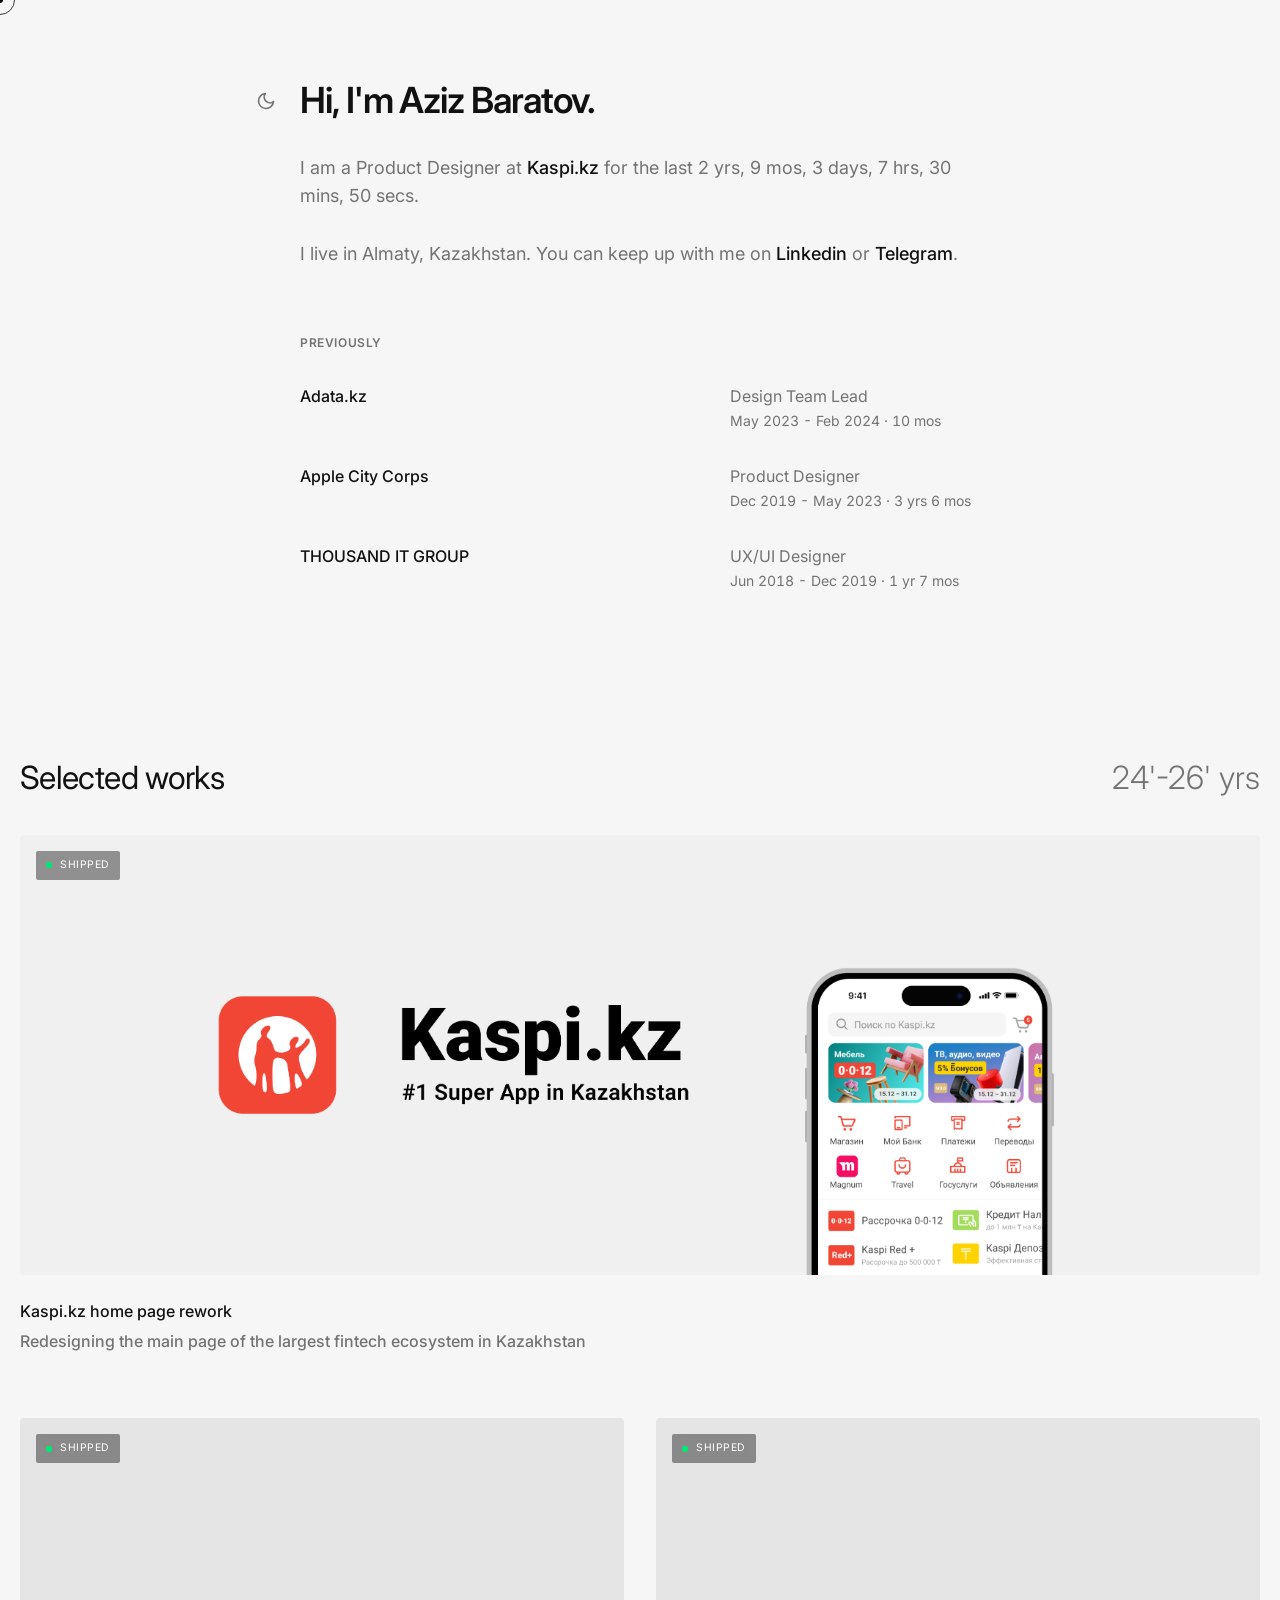
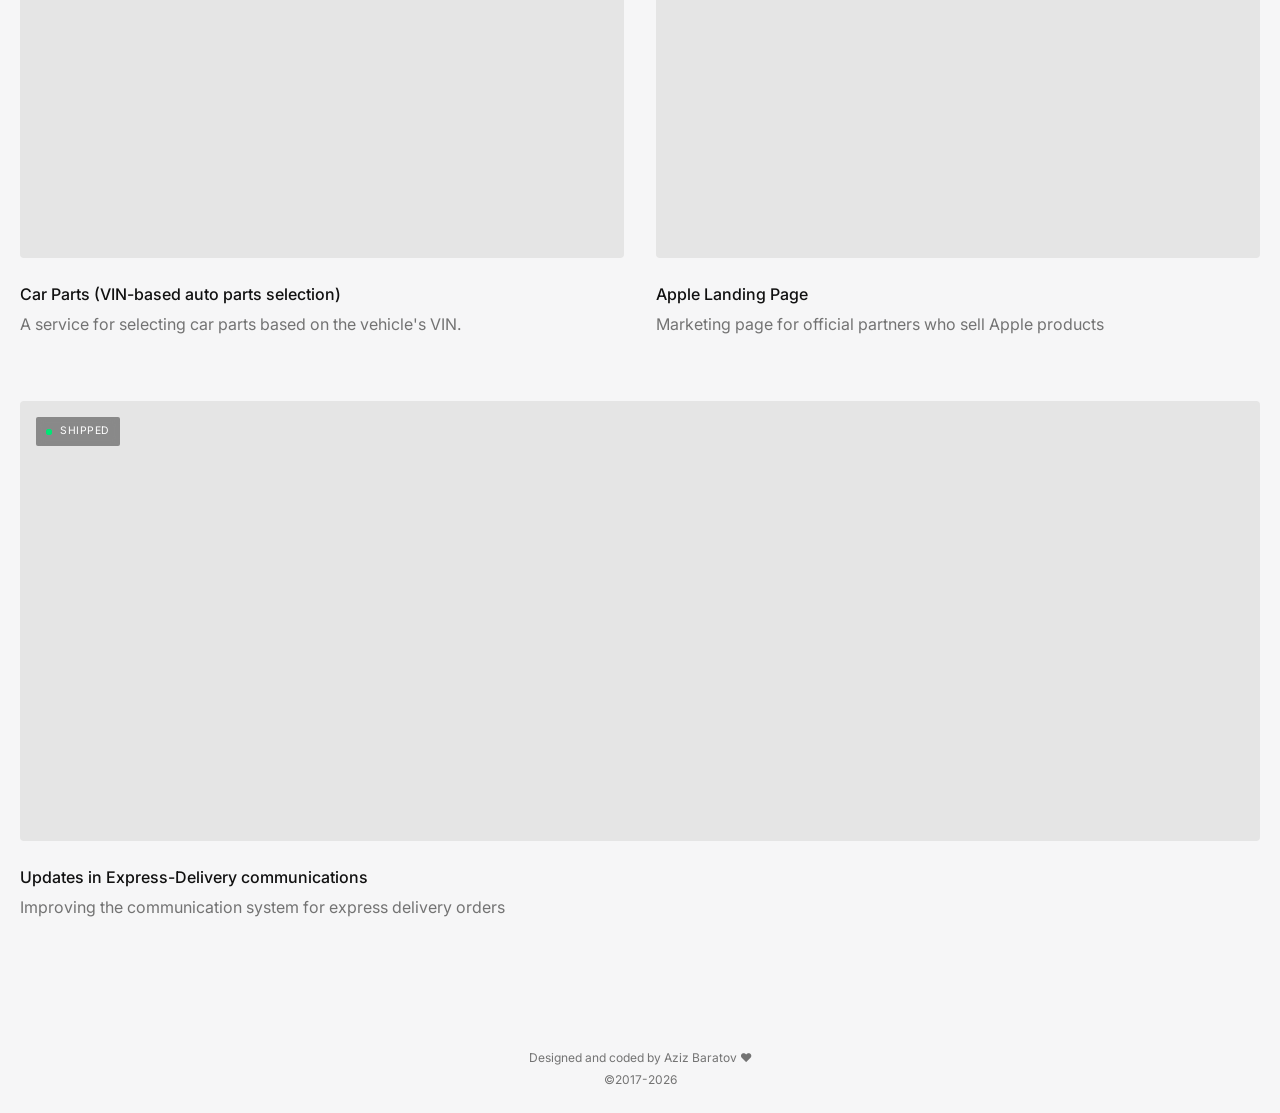
<file: index.html>
<!DOCTYPE html>
<html lang="en">

<head>
    <meta charset="UTF-8">
    <meta name="viewport" content="width=device-width, initial-scale=1.0">
    <title>Aziz Baratov</title>
    <meta name="description"
        content="Aziz Baratov - Product Designer at Kaspi.kz. Previously at Adata.kz, Apple City Corps, and Thousand IT GROUP.">
    <link rel="preconnect" href="https://fonts.googleapis.com">
    <link rel="preconnect" href="https://fonts.gstatic.com" crossorigin>
    <link href="https://fonts.googleapis.com/css2?family=Inter:wght@400;500;600&display=swap" rel="stylesheet">
    <link rel="stylesheet" href="internal/css/styles.css">
    <link rel="icon" type="image/png" href="internal/images/favicon.png">
</head>

<body>
    <main class="container">
        <section class="hero">
            <div class="title-wrapper">
                <button class="theme-toggle" id="theme-toggle" aria-label="Toggle dark mode">
                    <svg width="20" height="20" viewBox="0 0 24 24" fill="none" stroke="currentColor" stroke-width="2"
                        stroke-linecap="round" stroke-linejoin="round">
                        <circle cx="12" cy="12" r="5"></circle>
                        <line x1="12" y1="1" x2="12" y2="3"></line>
                        <line x1="12" y1="21" x2="12" y2="23"></line>
                        <line x1="4.22" y1="4.22" x2="5.64" y2="5.64"></line>
                        <line x1="18.36" y1="18.36" x2="19.78" y2="19.78"></line>
                        <line x1="1" y1="12" x2="3" y2="12"></line>
                        <line x1="21" y1="12" x2="23" y2="12"></line>
                        <line x1="4.22" y1="19.78" x2="5.64" y2="18.36"></line>
                        <line x1="18.36" y1="5.64" x2="19.78" y2="4.22"></line>
                    </svg>
                </button>
                <h1>Hi, I'm Aziz Baratov.</h1>
            </div>
            <p class="intro">
                I am a Product Designer at <a href="https://kaspi.kz/" target="_blank"
                    rel="noopener noreferrer">Kaspi.kz</a> for the last <span id="tenure"></span>.
                <br><br>
                I live in Almaty, Kazakhstan. You can keep up with me on <a
                    href="https://www.linkedin.com/in/aziz-baratov-8306a5150/" target="_blank"
                    rel="noopener noreferrer">Linkedin</a> or <a href="https://t.me/azekelele" target="_blank"
                    rel="noopener noreferrer">Telegram</a>.
            </p>
        </section>


        <section class="experience">
            <h2>PREVIOUSLY</h2>

            <div class="job-item">
                <h3><a href="https://adata.kz/" target="_blank" rel="noopener noreferrer">Adata.kz</a></h3>
                <div class="job-details">
                    <span class="role">Design Team Lead</span>
                    <span class="date">May 2023 - Feb 2024 · 10 mos</span>
                </div>
            </div>

            <div class="job-item">
                <h3><a href="https://www.applecity.kz/" target="_blank" rel="noopener noreferrer">Apple City Corps</a>
                </h3>
                <div class="job-details">
                    <span class="role">Product Designer</span>
                    <span class="date">Dec 2019 - May 2023 · 3 yrs 6 mos</span>
                </div>
            </div>

            <div class="job-item">
                <h3><a href="https://thousand.kz/" target="_blank" rel="noopener noreferrer">THOUSAND IT GROUP</a></h3>
                <div class="job-details">
                    <span class="role">UX/UI Designer</span>
                    <span class="date">Jun 2018 - Dec 2019 · 1 yr 7 mos</span>
                </div>
            </div>
        </section>
    </main>

    <section class="selected-works full-width">
        <div class="section-header">
            <h2>Selected works</h2>
            <span class="section-date">24'-26' yrs</span>
        </div>

        <a href="internal/pages/kaspi-rework.html" class="work-item featured">
            <div class="work-placeholder">
                <img src="internal/images/kaspi-preview.png" alt="Kaspi.kz project preview">
                <div class="status-badge">
                    <span class="dot"></span>
                    <span class="label">SHIPPED</span>
                </div>
            </div>
            <div class="work-info">
                <h3>Kaspi.kz home page rework</h3>
                <p>Redesigning the main page of the largest fintech ecosystem in Kazakhstan</p>
            </div>
        </a>

        <div class="works-grid">
            <div class="work-item">
                <div class="work-placeholder">
                    <div class="status-badge">
                        <span class="dot"></span>
                        <span class="label">SHIPPED</span>
                    </div>
                </div>
                <div class="work-info">
                    <h3>Car Parts (VIN-based auto parts selection)</h3>
                    <p>A service for selecting car parts based on the vehicle's VIN.</p>
                </div>
            </div>

            <div class="work-item">
                <div class="work-placeholder">
                    <div class="status-badge">
                        <span class="dot"></span>
                        <span class="label">SHIPPED</span>
                    </div>
                </div>
                <div class="work-info">
                    <h3>Apple Landing Page</h3>
                    <p>Marketing page for official partners who sell Apple products</p>
                </div>
            </div>
        </div>

        <div class="work-item featured">
            <div class="work-placeholder">
                <div class="status-badge">
                    <span class="dot"></span>
                    <span class="label">SHIPPED</span>
                </div>
            </div>
            <div class="work-info">
                <h3>Updates in Express-Delivery communications</h3>
                <p>Improving the communication system for express delivery orders</p>
            </div>
        </div>
    </section>
    <footer class="site-footer">
        <p>Designed and coded by Aziz Baratov ♥️</p>
        <p>&copy;2017-2026</p>
    </footer>

    <div class="cursor-dot" id="cursor-dot"></div>
    <div class="cursor-outline" id="cursor-outline"></div>
    <script src="internal/js/script.js"></script>
</body>

</html>
</file>
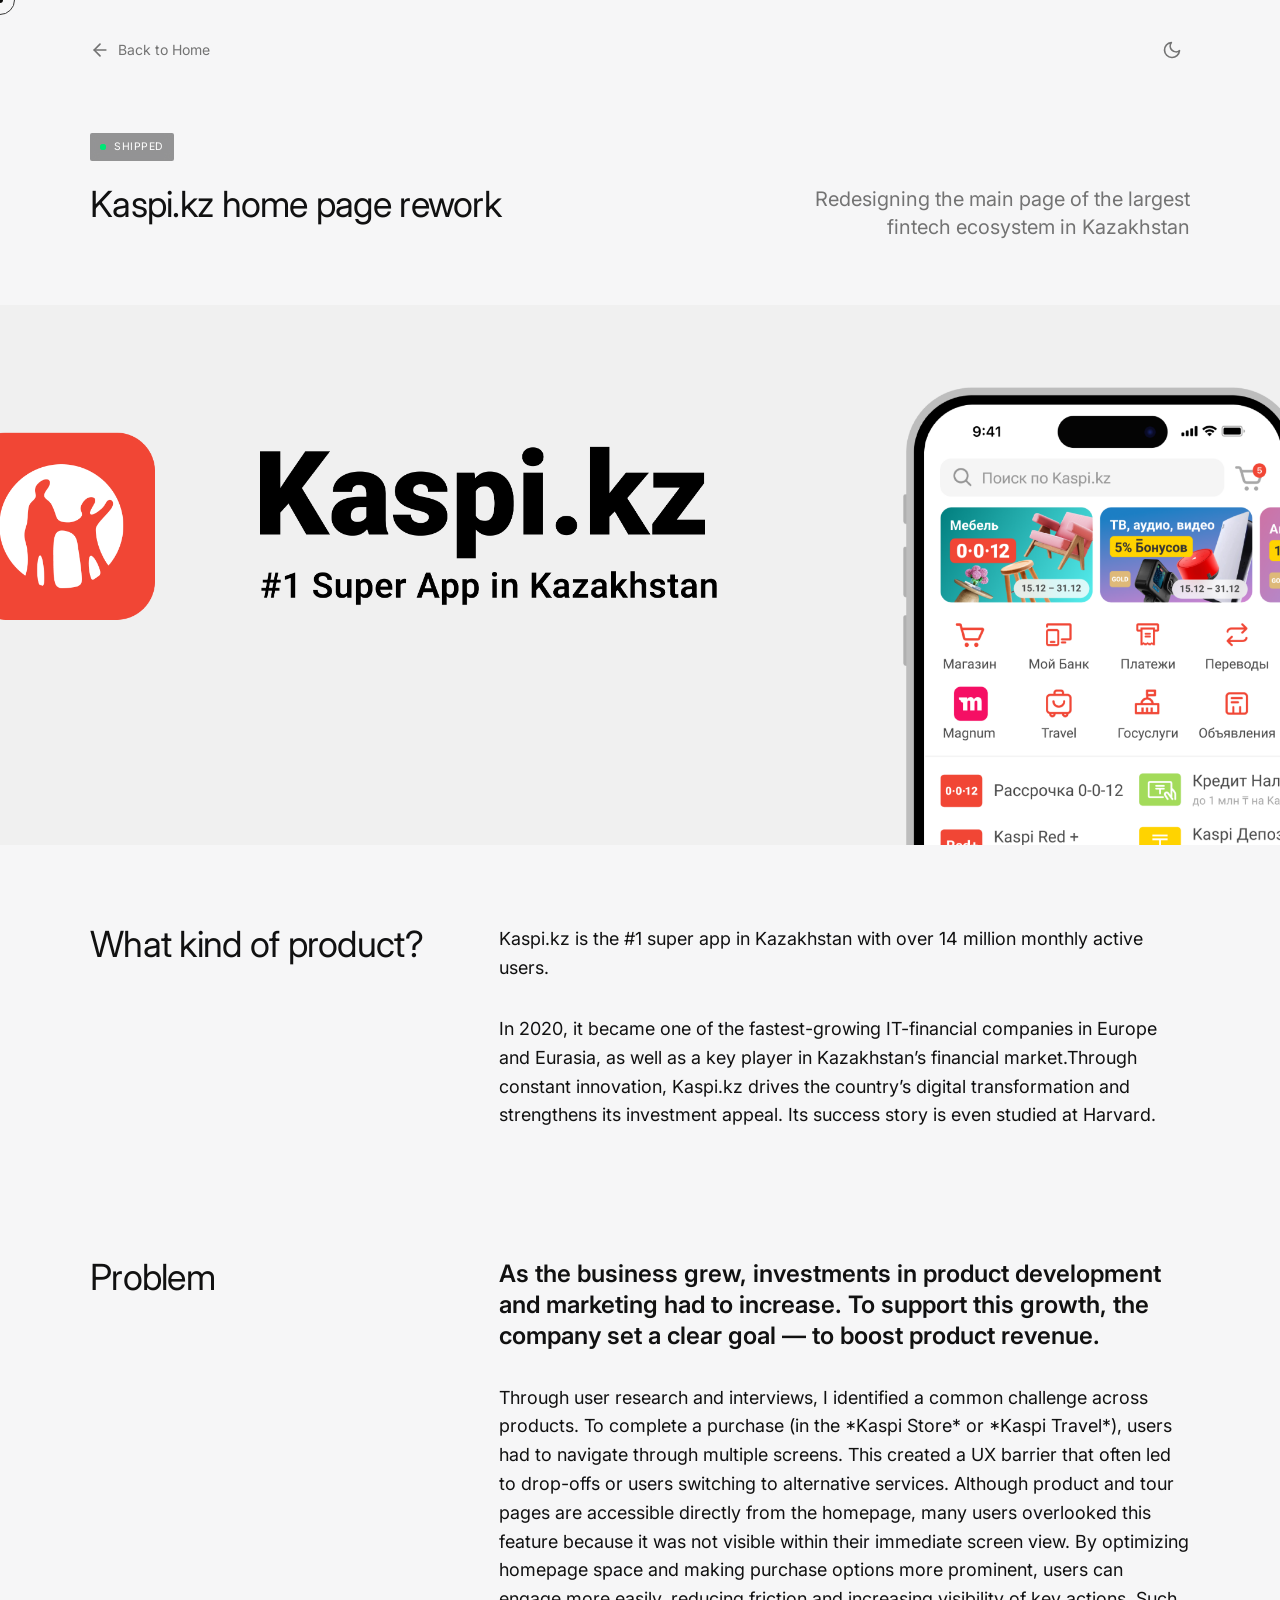
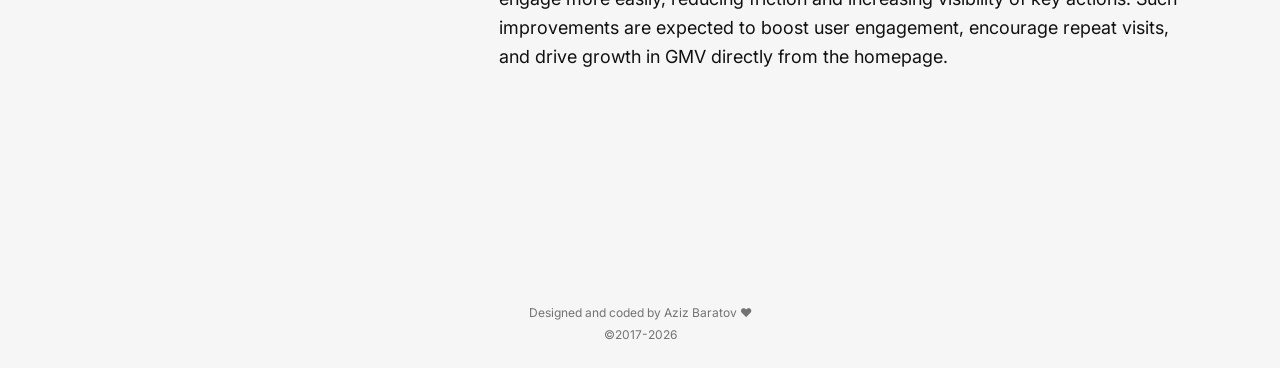
<file: kaspi-rework.html>
<!DOCTYPE html>
<html lang="en">

<head>
    <meta charset="UTF-8">
    <meta name="viewport" content="width=device-width, initial-scale=1.0">
    <title>Kaspi.kz Home Page Rework - Aziz Baratov</title>
    <meta name="description" content="Redesigning the main page of the largest fintech ecosystem in Kazakhstan.">
    <link rel="preconnect" href="https://fonts.googleapis.com">
    <link rel="preconnect" href="https://fonts.gstatic.com" crossorigin>
    <link href="https://fonts.googleapis.com/css2?family=Inter:wght@400;500;600&display=swap" rel="stylesheet">
    <link rel="stylesheet" href="styles.css">
    <link rel="icon" type="image/png" href="favicon.png">
</head>

<body class="project-page">
    <nav class="project-nav container">
        <a href="index.html" class="back-link">
            <svg width="20" height="20" viewBox="0 0 24 24" fill="none" stroke="currentColor" stroke-width="2"
                stroke-linecap="round" stroke-linejoin="round">
                <line x1="19" y1="12" x2="5" y2="12"></line>
                <polyline points="12 19 5 12 12 5"></polyline>
            </svg>
            Back to Home
        </a>
        <button class="theme-toggle" id="theme-toggle" aria-label="Toggle dark mode">
            <svg width="20" height="20" viewBox="0 0 24 24" fill="none" stroke="currentColor" stroke-width="2"
                stroke-linecap="round" stroke-linejoin="round">
                <circle cx="12" cy="12" r="5"></circle>
                <line x1="12" y1="1" x2="12" y2="3"></line>
                <line x1="12" y1="21" x2="12" y2="23"></line>
                <line x1="4.22" y1="4.22" x2="5.64" y2="5.64"></line>
                <line x1="18.36" y1="18.36" x2="19.78" y2="19.78"></line>
                <line x1="1" y1="12" x2="3" y2="12"></line>
                <line x1="21" y1="12" x2="23" y2="12"></line>
                <line x1="4.22" y1="19.78" x2="5.64" y2="18.36"></line>
                <line x1="18.36" y1="5.64" x2="19.78" y2="4.22"></line>
            </svg>
        </button>
    </nav>

    <header class="project-header container">
        <div class="header-top">
            <div class="status-badge static">
                <span class="dot"></span>
                <span class="label">SHIPPED</span>
            </div>
        </div>
        <div class="header-main-layout">
            <h1 class="project-main-title">Kaspi.kz home page rework</h1>
            <p class="project-side-description">Redesigning the main page of the largest fintech ecosystem in
                Kazakhstan</p>
        </div>
    </header>

    <section class="project-hero-media full-width">
        <img src="kaspi-preview.png" alt="Kaspi.kz home page rework preview">
    </section>

    <main class="project-content container">
        <section class="project-info-split">
            <h2 class="content-label">What kind of product?</h2>
            <div class="content-body">
                <p>Kaspi.kz is the #1 super app in Kazakhstan with over 14 million monthly active users.</p>
                <p>In 2020, it became one of the fastest-growing IT-financial companies in Europe and Eurasia,
                    as well as a key player in Kazakhstan’s financial market.Through constant innovation,
                    Kaspi.kz drives the country’s digital transformation and strengthens its investment
                    appeal. Its success story is even studied at Harvard.</p>
            </div>
        </section>

        <section class="project-info-split">
            <h2 class="content-label">Problem</h2>
            <div class="content-body">
                <h3 class="takeaway-summary">As the business grew, investments in product development and marketing had
                    to increase. To support this growth, the company set a clear goal — to boost product revenue.</h3>
                <p>Through user research and interviews, I identified a common challenge across products. To complete
                    a purchase (in the *Kaspi Store* or *Kaspi Travel*), users had to navigate through multiple screens.
                    This created a UX barrier that often led to drop-offs or users switching to alternative services.
                    Although product and tour pages are accessible directly from the homepage, many users overlooked
                    this feature because it was not visible within their immediate screen view. By optimizing homepage
                    space and making purchase options more prominent, users can engage more easily, reducing friction
                    and increasing visibility of key actions. Such improvements are expected to boost user engagement,
                    encourage repeat visits, and drive growth in GMV directly from the homepage.
                </p>
            </div>
        </section>
    </main>

    <footer class="site-footer">
        <p>Designed and coded by Aziz Baratov ♥️</p>
        <p>&copy;2017-2026</p>
    </footer>

    <div class="cursor-dot" id="cursor-dot"></div>
    <div class="cursor-outline" id="cursor-outline"></div>
    <script src="script.js"></script>
</body>

</html>
</file>
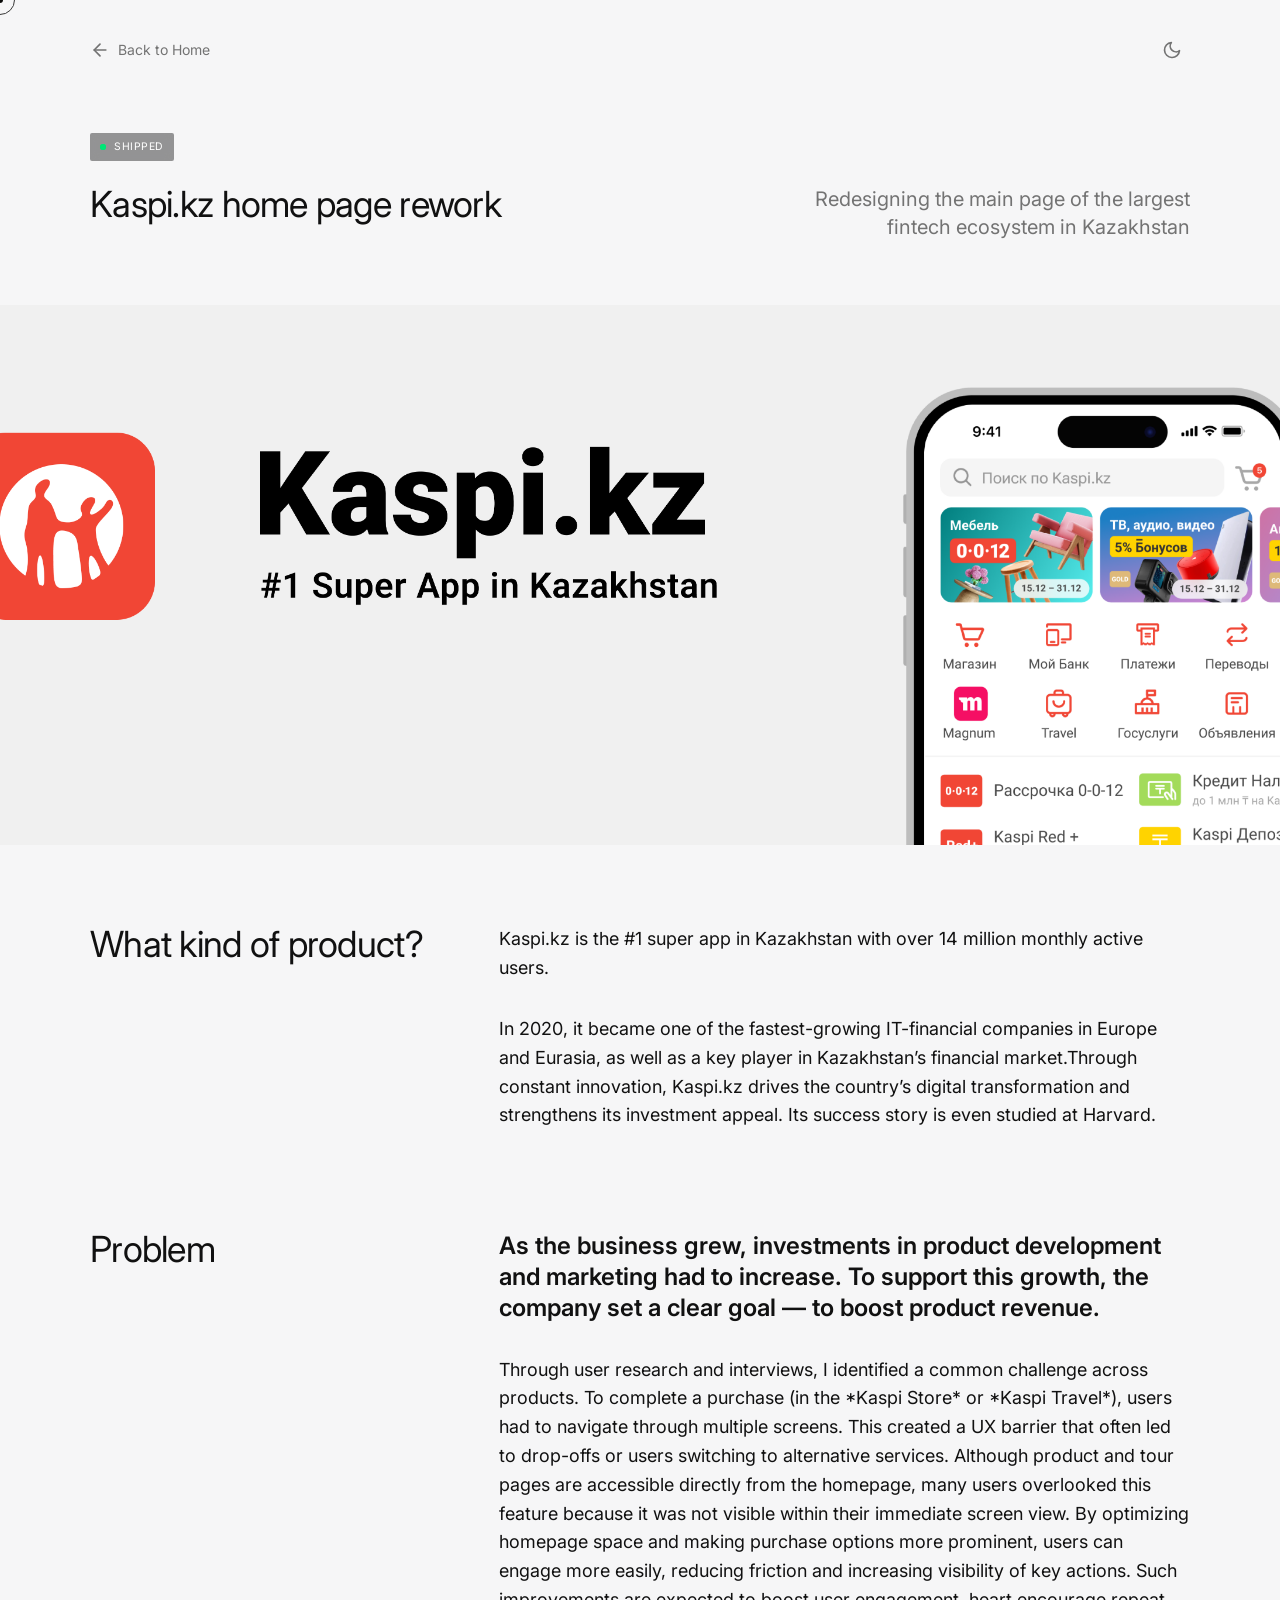
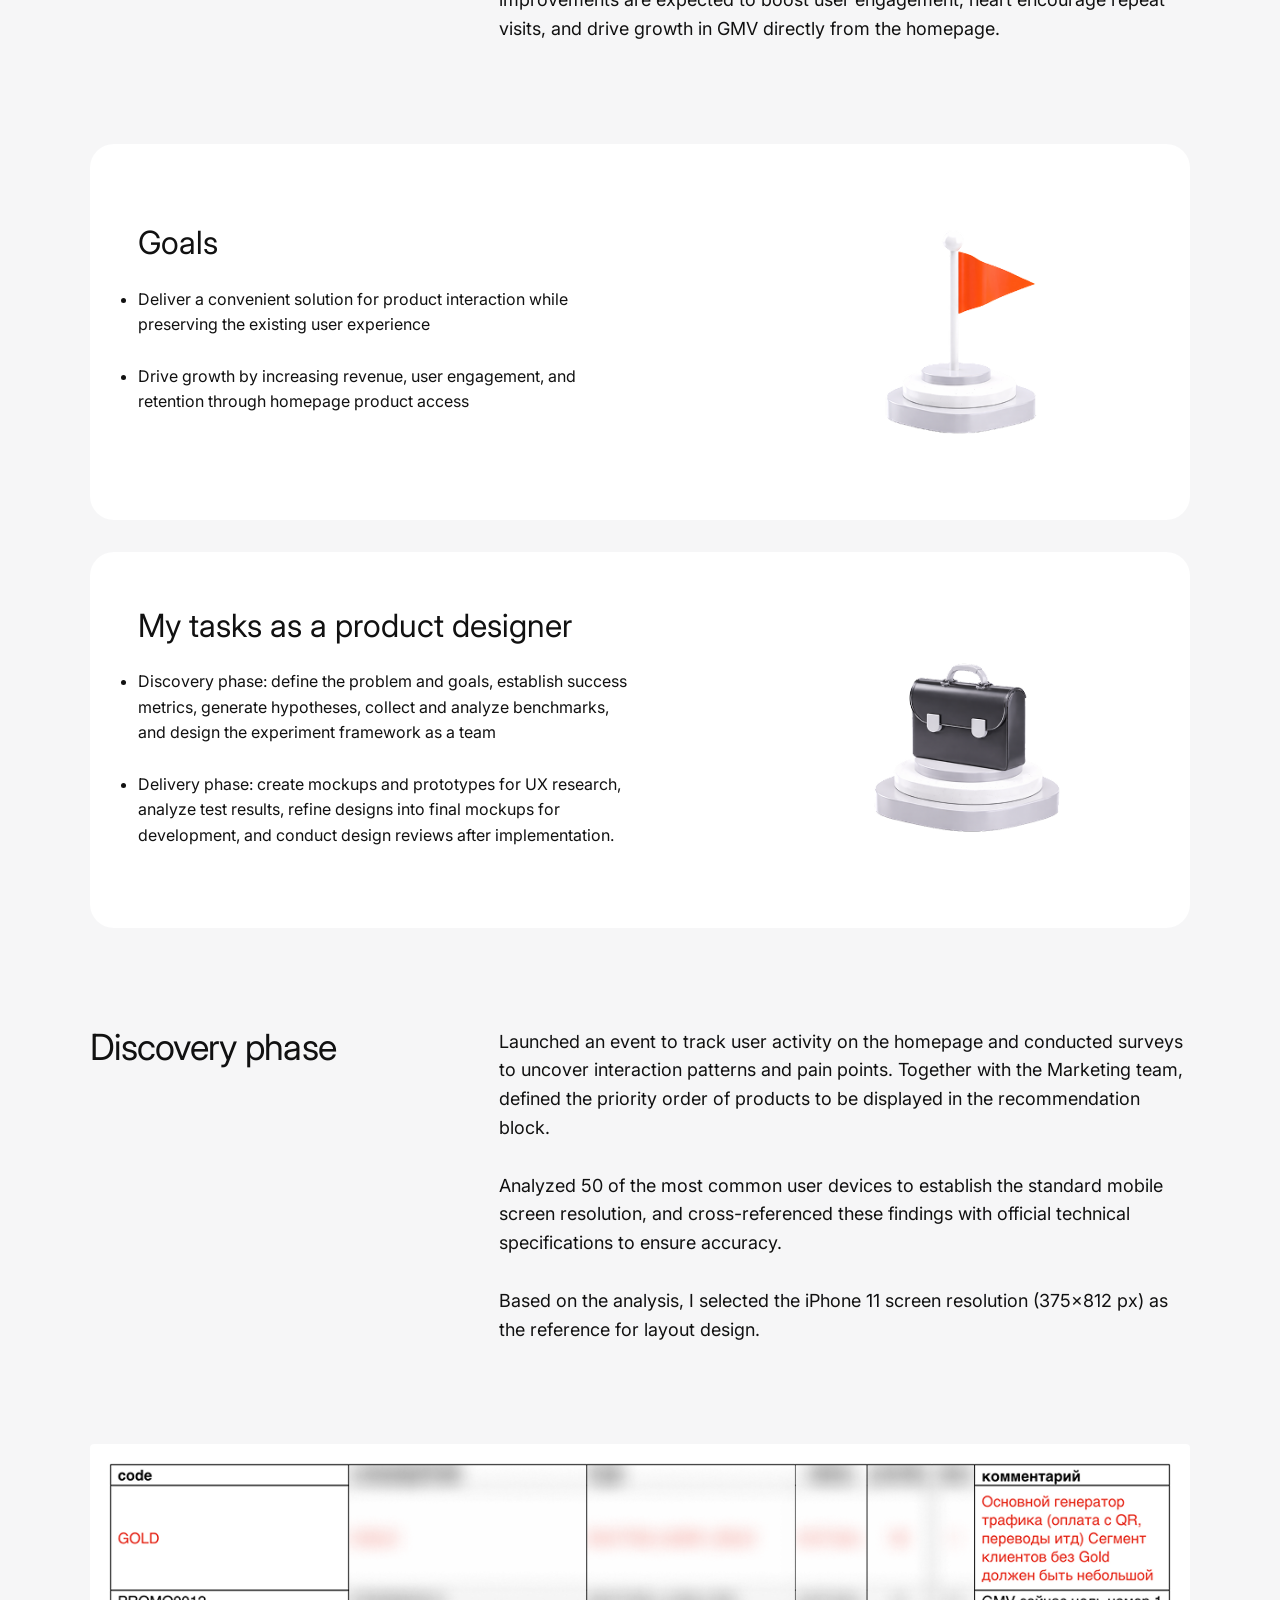
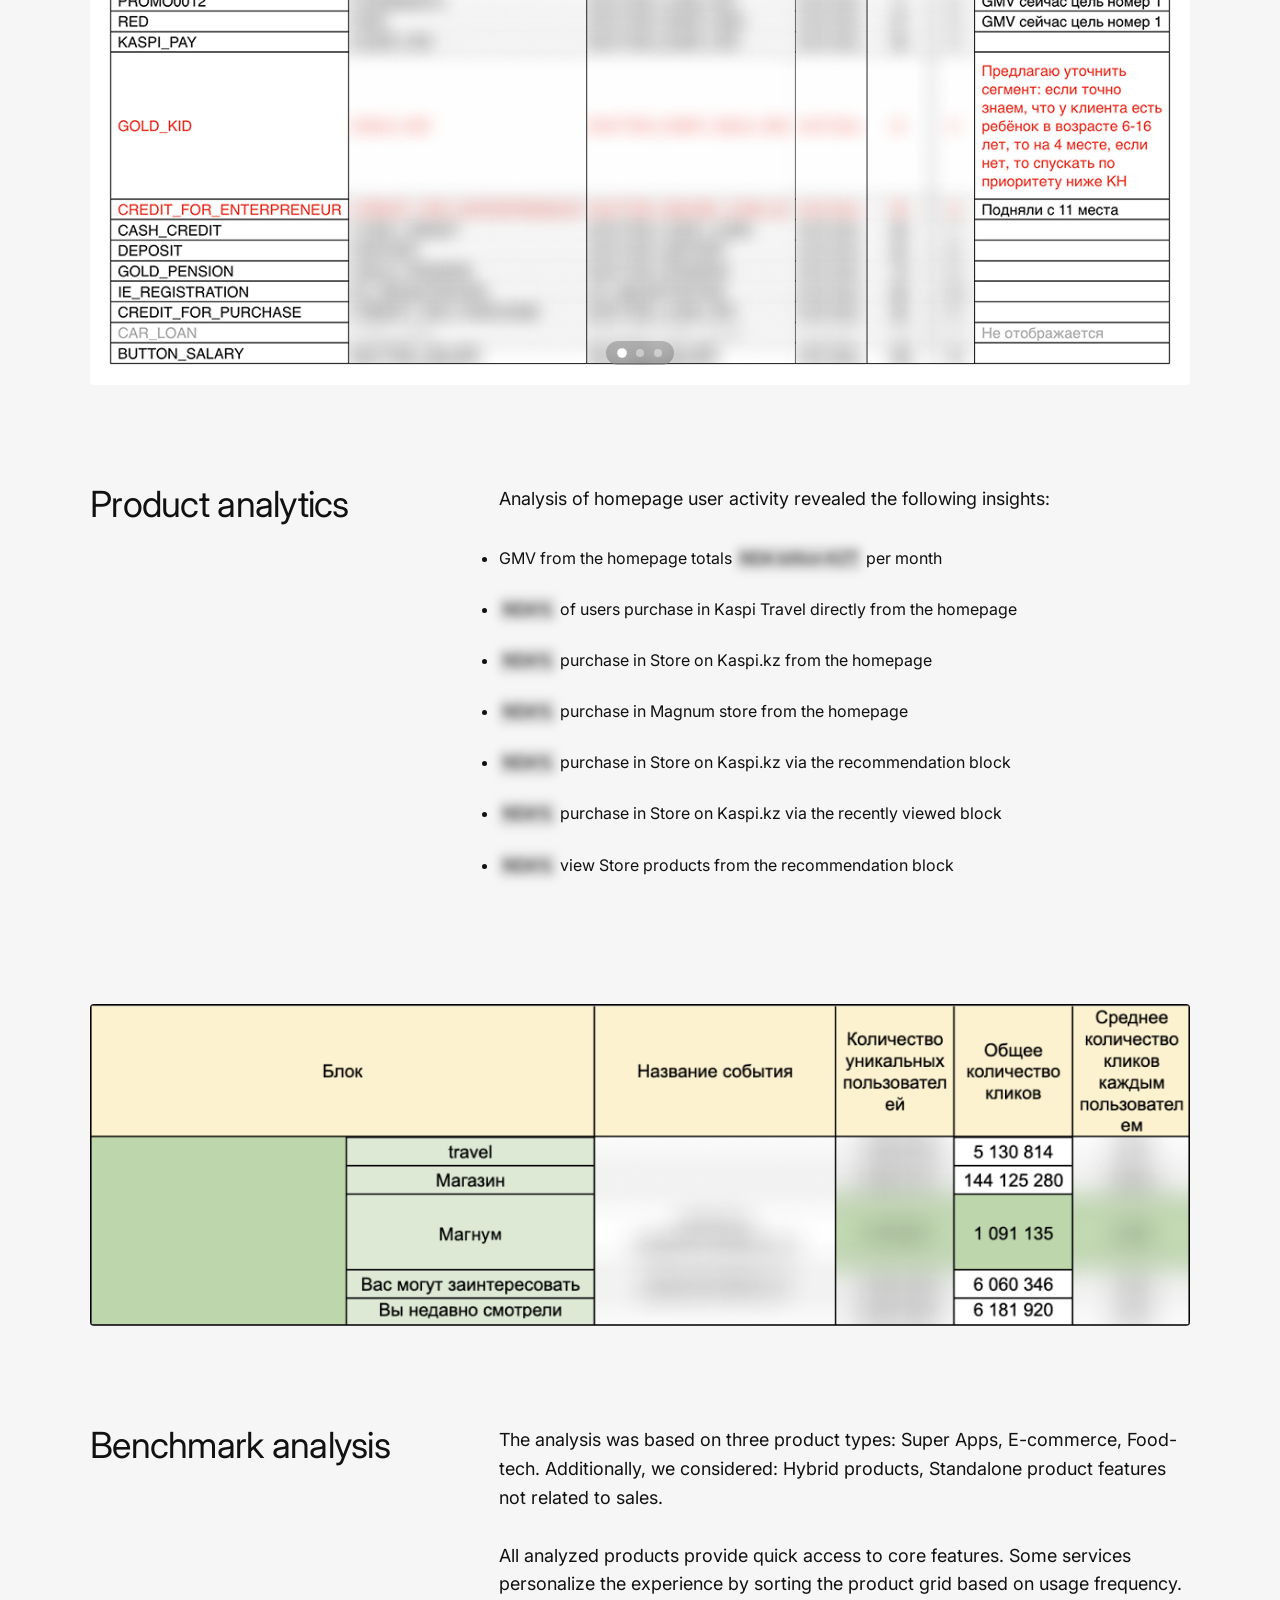
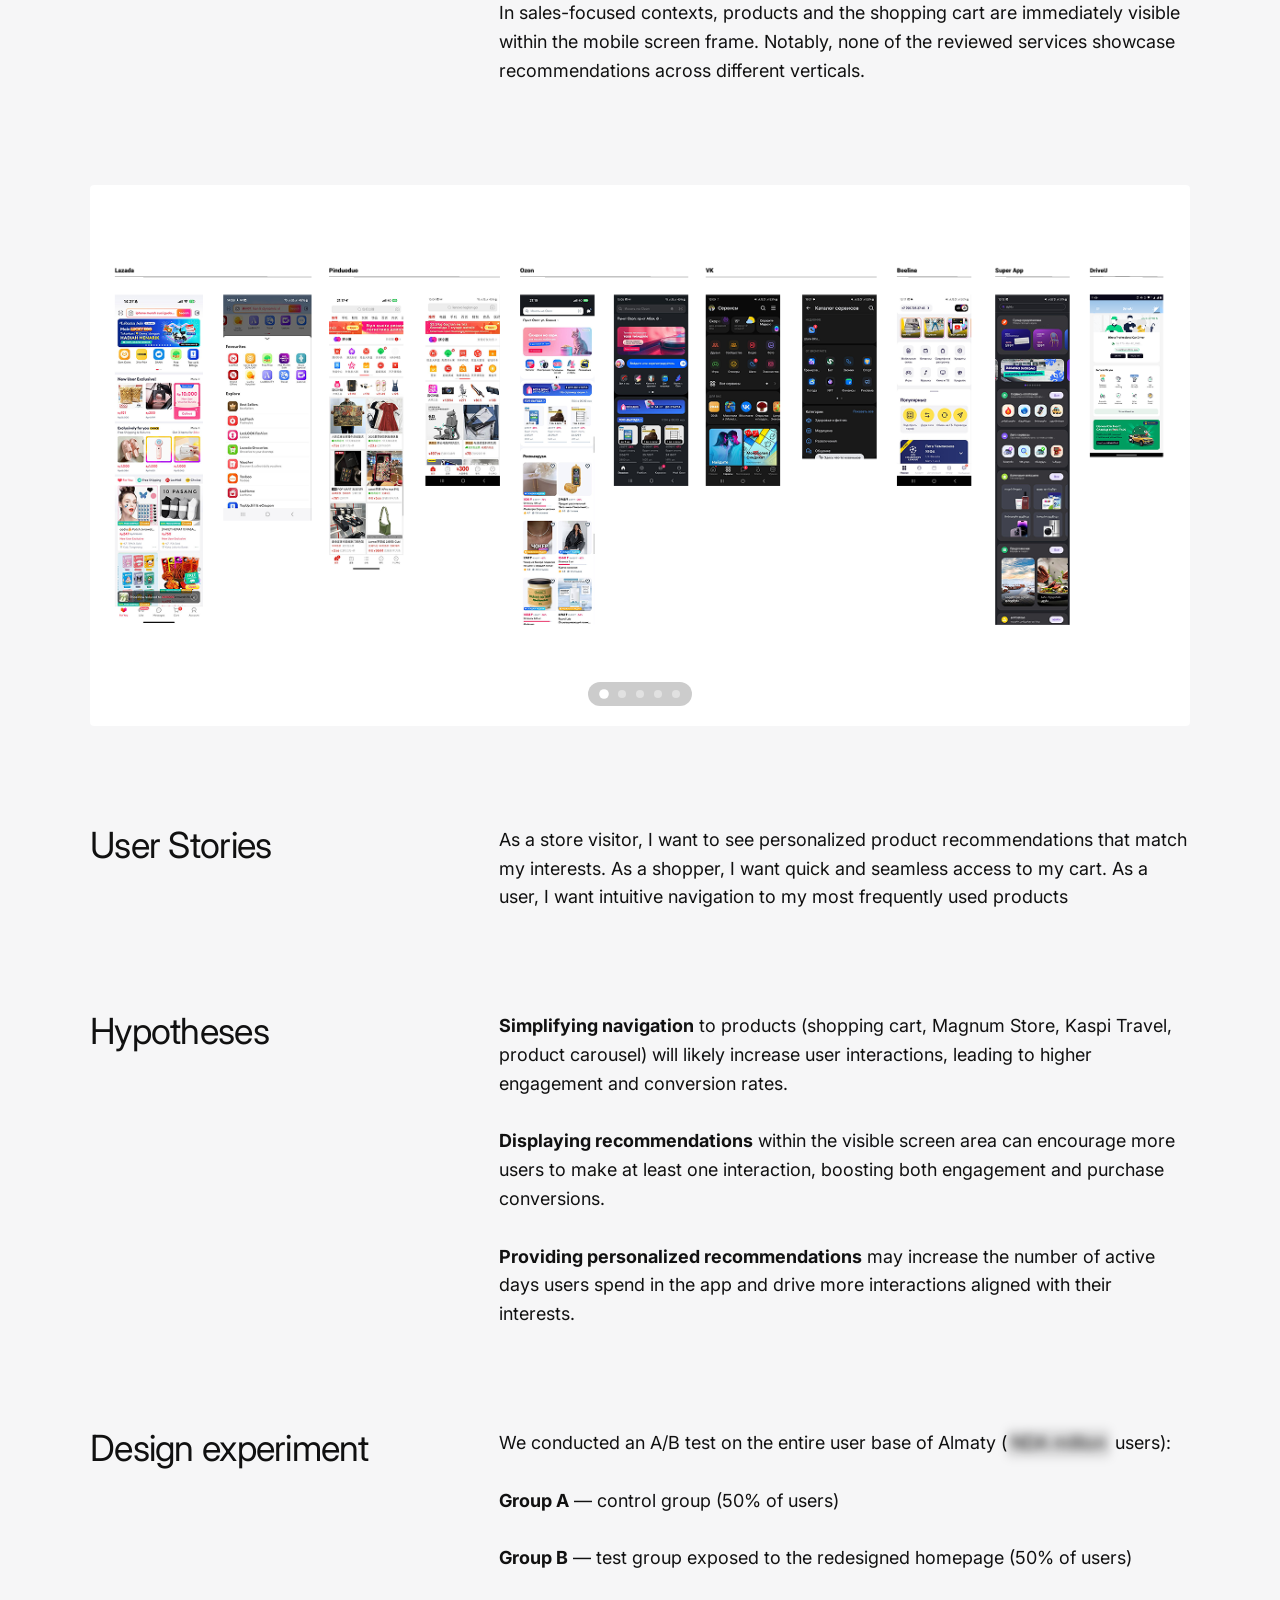
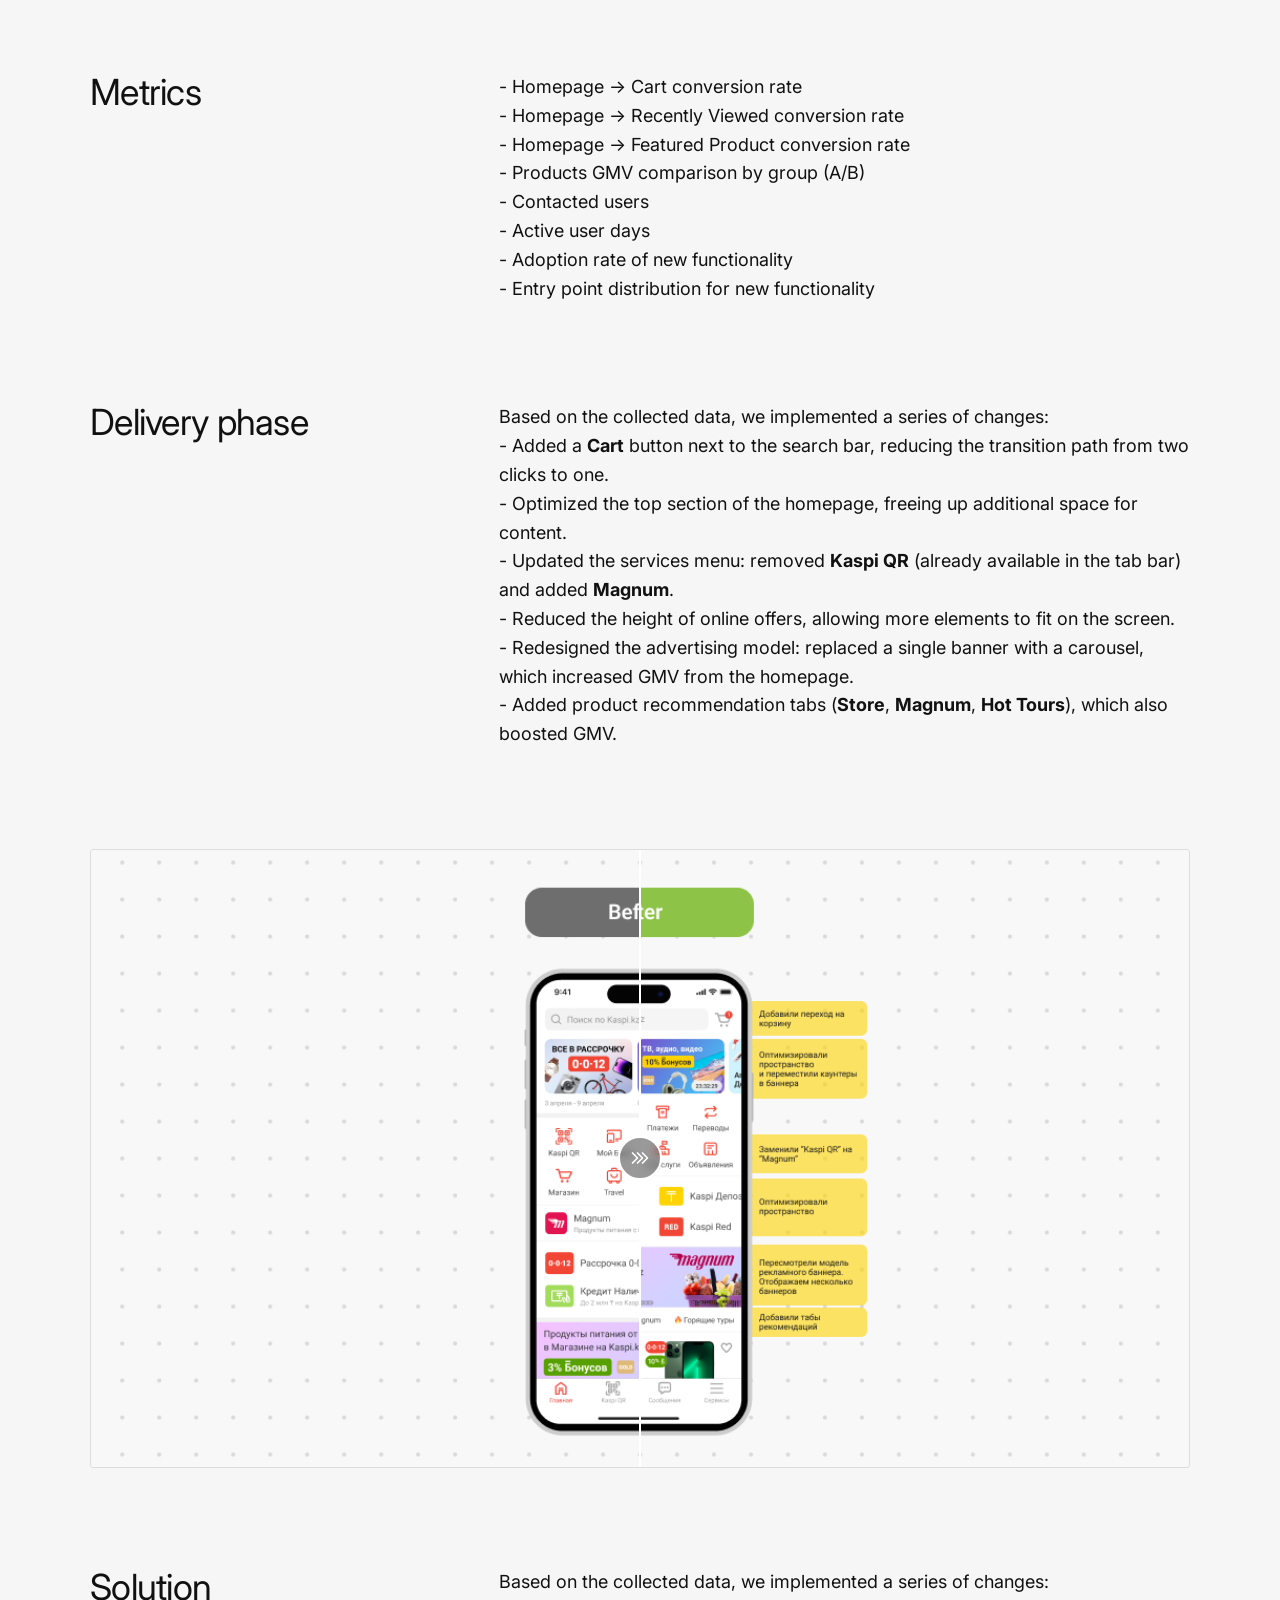
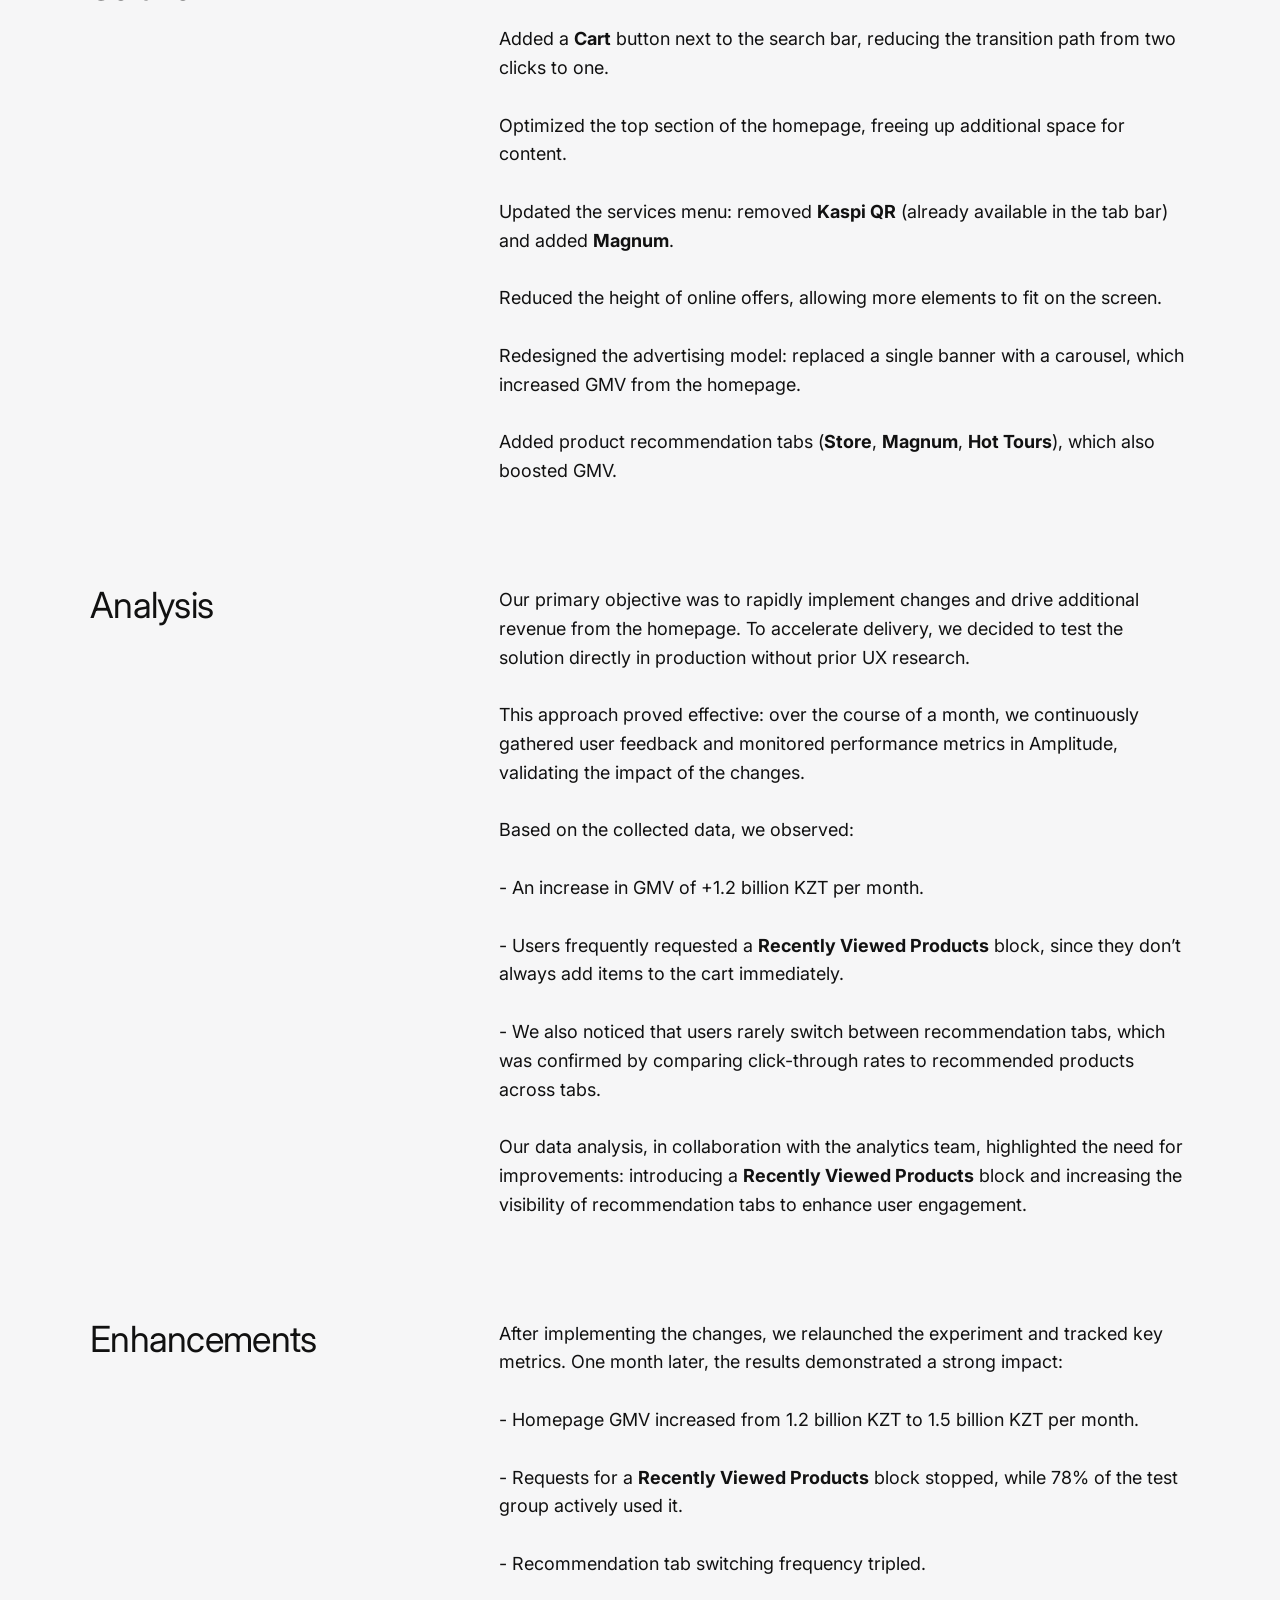
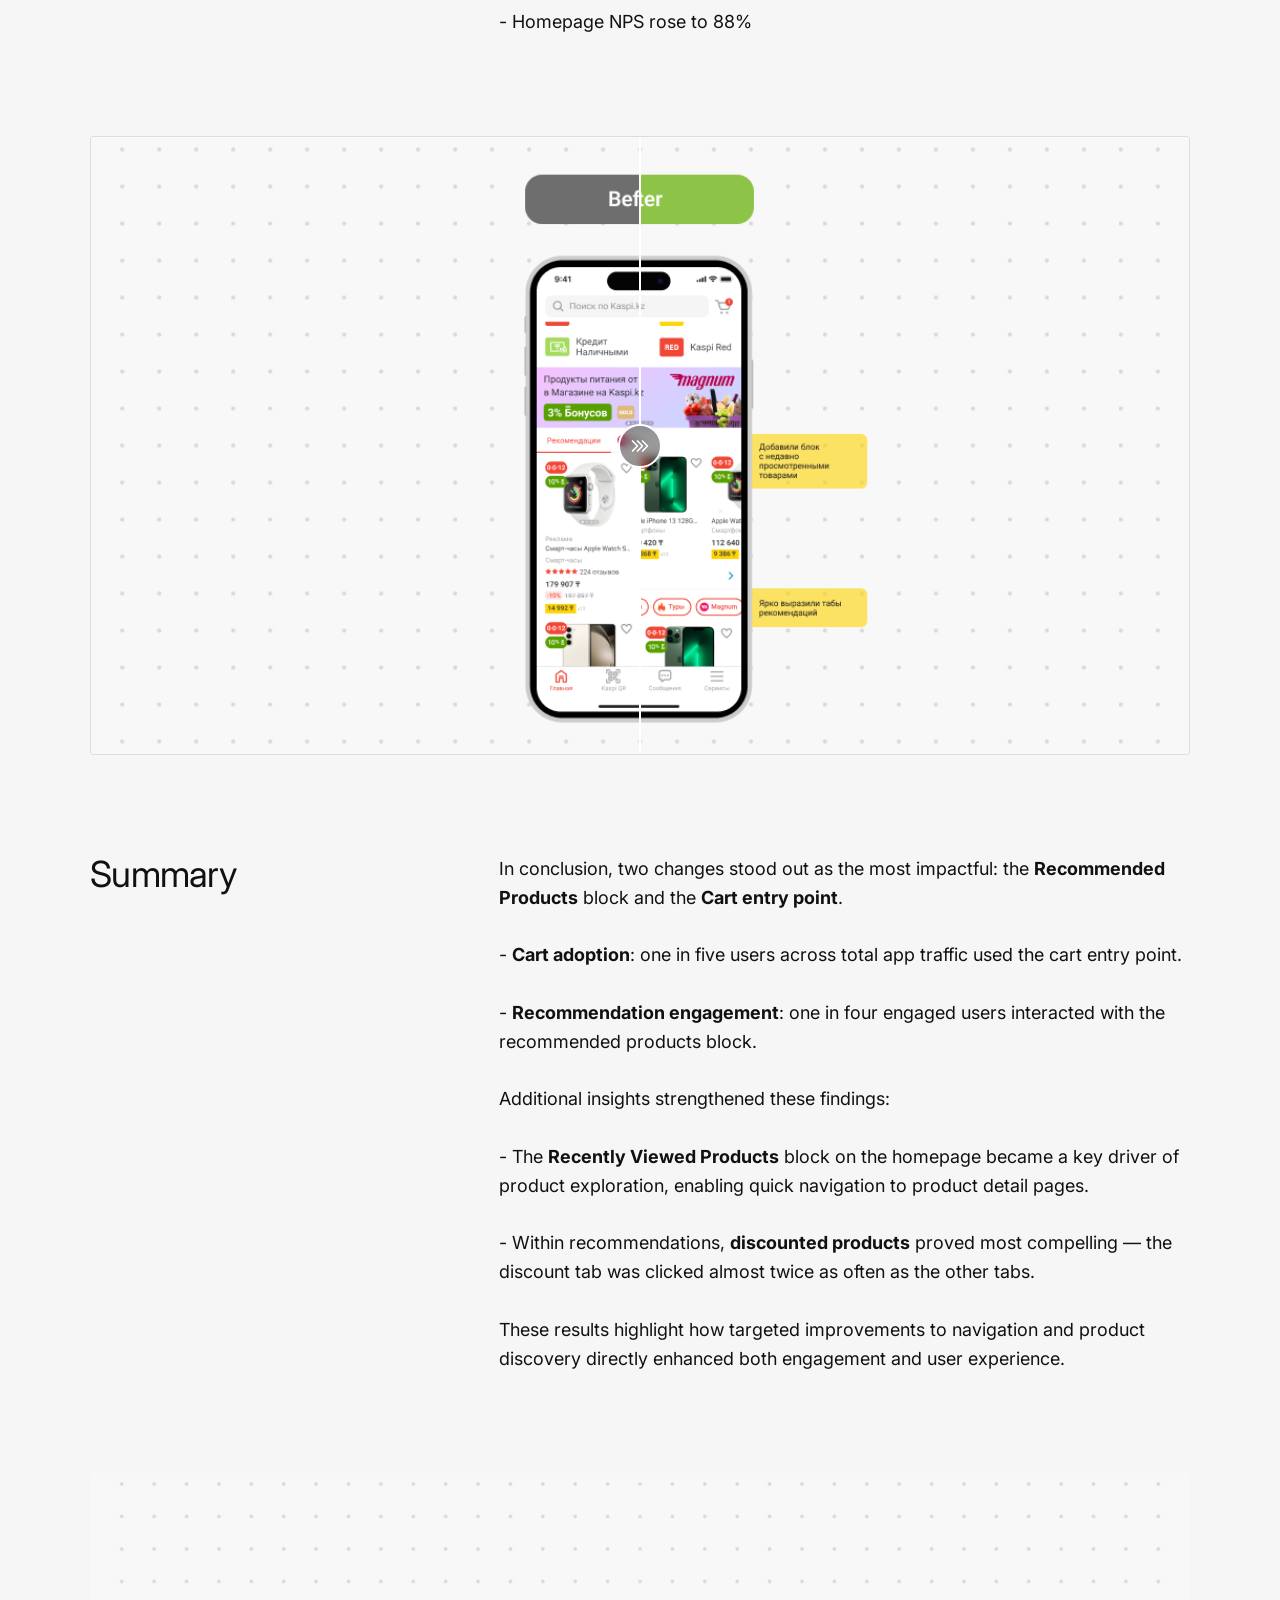
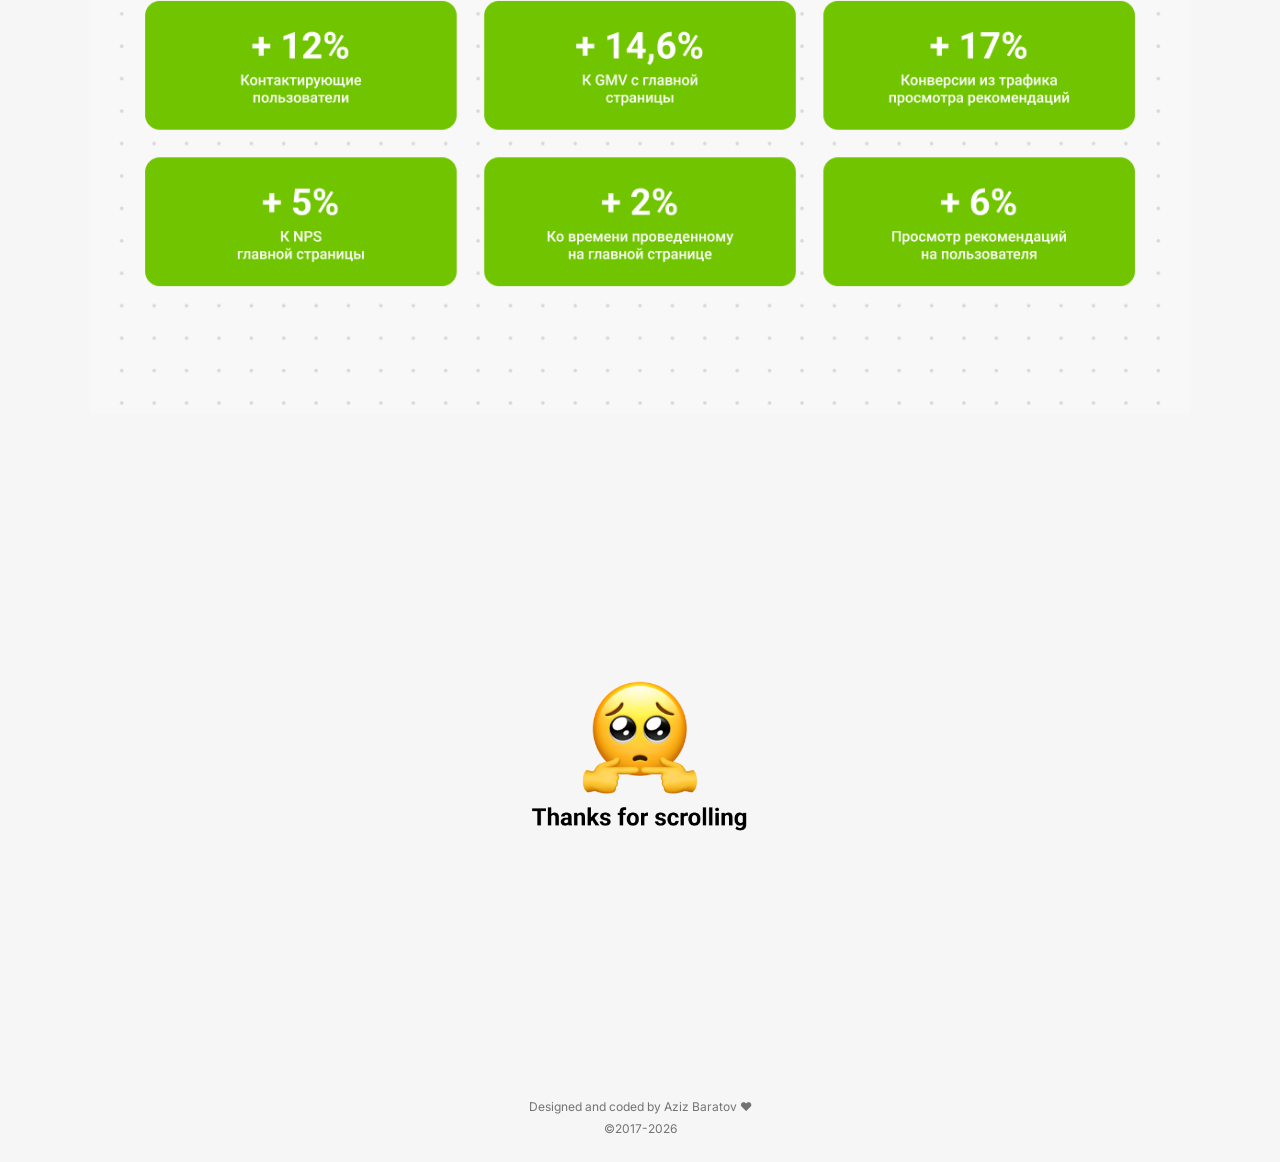
<file: internal/pages/kaspi-rework.html>
<!DOCTYPE html>
<html lang="en">

<head>
    <meta charset="UTF-8">
    <meta name="viewport" content="width=device-width, initial-scale=1.0">
    <title>Kaspi.kz Home Page Rework - Aziz Baratov</title>
    <meta name="description" content="Redesigning the main page of the largest fintech ecosystem in Kazakhstan.">
    <link rel="preconnect" href="https://fonts.googleapis.com">
    <link rel="preconnect" href="https://fonts.gstatic.com" crossorigin>
    <link href="https://fonts.googleapis.com/css2?family=Inter:wght@400;500;600&display=swap" rel="stylesheet">
    <link rel="stylesheet" href="../../internal/css/styles.css">
    <link rel="icon" type="image/png" href="../../internal/images/favicon.png">
</head>

<body class="project-page">
    <nav class="project-nav container">
        <a href="../../index.html" class="back-link">
            <svg width="20" height="20" viewBox="0 0 24 24" fill="none" stroke="currentColor" stroke-width="2"
                stroke-linecap="round" stroke-linejoin="round">
                <line x1="19" y1="12" x2="5" y2="12"></line>
                <polyline points="12 19 5 12 12 5"></polyline>
            </svg>
            Back to Home
        </a>
        <button class="theme-toggle" id="theme-toggle" aria-label="Toggle dark mode">
            <svg width="20" height="20" viewBox="0 0 24 24" fill="none" stroke="currentColor" stroke-width="2"
                stroke-linecap="round" stroke-linejoin="round">
                <circle cx="12" cy="12" r="5"></circle>
                <line x1="12" y1="1" x2="12" y2="3"></line>
                <line x1="12" y1="21" x2="12" y2="23"></line>
                <line x1="4.22" y1="4.22" x2="5.64" y2="5.64"></line>
                <line x1="18.36" y1="18.36" x2="19.78" y2="19.78"></line>
                <line x1="1" y1="12" x2="3" y2="12"></line>
                <line x1="21" y1="12" x2="23" y2="12"></line>
                <line x1="4.22" y1="19.78" x2="5.64" y2="18.36"></line>
                <line x1="18.36" y1="5.64" x2="19.78" y2="4.22"></line>
            </svg>
        </button>
    </nav>

    <header class="project-header container">
        <div class="header-top">
            <div class="status-badge static">
                <span class="dot"></span>
                <span class="label">SHIPPED</span>
            </div>
        </div>
        <div class="header-main-layout">
            <h1 class="project-main-title">Kaspi.kz home page rework</h1>
            <p class="project-side-description">Redesigning the main page of the largest fintech ecosystem in
                Kazakhstan</p>
        </div>
    </header>

    <section class="project-hero-media full-width">
        <img src="../../internal/images/kaspi-preview.png" alt="Kaspi.kz home page rework preview">
    </section>

    <main class="project-content container">
        <section class="project-info-split">
            <h2 class="content-label">What kind of product?</h2>
            <div class="content-body">
                <p>Kaspi.kz is the #1 super app in Kazakhstan with over 14 million monthly active users.</p>
                <p>In 2020, it became one of the fastest-growing IT-financial companies in Europe and Eurasia,
                    as well as a key player in Kazakhstan’s financial market.Through constant innovation,
                    Kaspi.kz drives the country’s digital transformation and strengthens its investment
                    appeal. Its success story is even studied at Harvard.</p>
            </div>
        </section>

        <section class="project-info-split">
            <h2 class="content-label">Problem</h2>
            <div class="content-body">
                <h3 class="takeaway-summary">As the business grew, investments in product development and marketing had
                    to increase. To support this growth, the company set a clear goal — to boost product revenue.</h3>
                <p>Through user research and interviews, I identified a common challenge across products. To complete
                    a purchase (in the *Kaspi Store* or *Kaspi Travel*), users had to navigate through multiple screens.
                    This created a UX barrier that often led to drop-offs or users switching to alternative services.
                    Although product and tour pages are accessible directly from the homepage, many users overlooked
                    this feature because it was not visible within their immediate screen view. By optimizing homepage
                    space and making purchase options more prominent, users can engage more easily, reducing friction
                    and increasing visibility of key actions. Such improvements are expected to boost user engagement,
                    heart encourage repeat visits, and drive growth in GMV directly from the homepage.
                </p>
            </div>
        </section>

        <div class="cards-container-full">
            <div class="horizontal-card">
                <div class="card-content">
                    <h4 class="card-title">Goals</h4>
                    <p class="card-desc">
                    <ul>
                        <li>Deliver a convenient solution for product interaction while preserving the existing user
                            experience</li><br>
                        <li>Drive growth by increasing revenue, user engagement, and retention through homepage
                            product access</li>
                    </ul>
                    </p>
                </div>
                <img src="../images/flag_card_image.png" alt="Goals Flag" class="card-media-image">
            </div>
            <div class="horizontal-card">
                <div class="card-content">
                    <h4 class="card-title">My tasks as a product designer</h4>
                    <p class="card-desc">
                    <ul>
                        <li>Discovery phase: define the problem and goals, establish success metrics, generate
                            hypotheses, collect and analyze benchmarks, and design the experiment framework as a
                            team</li><br>
                        <li>Delivery phase: create mockups and prototypes for UX research, analyze test results,
                            refine designs into final mockups for development, and conduct design reviews after
                            implementation.</li>
                    </ul>
                    </p>
                </div>
                <img src="../images/case_card_image.png" alt="Tasks Case" class="card-media-image">
            </div>
        </div>

        <section class="project-info-split">
            <h2 class="content-label">Discovery phase</h2>
            <div class="content-body">
                <p>Launched an event to track user activity on the homepage and conducted surveys to uncover
                    interaction patterns and pain points. Together with the Marketing team, defined the priority
                    order of products to be displayed in the recommendation block.<br><br>Analyzed 50 of the most
                    common user devices to establish the standard mobile screen resolution, and cross-referenced
                    these findings with official technical specifications to ensure accuracy.<br><br>Based on the
                    analysis, I selected the iPhone 11 screen resolution (375×812 px) as the reference for layout
                    design.</p>
            </div>
        </section>

        <section class="project-inset-media">
            <div class="carousel-container">
                <div class="carousel-track">
                    <div class="carousel-slide" data-caption="Order of products in the recommendation block.">
                        <img src="../../internal/images/research_image.png" alt="Research Process">
                    </div>
                    <div class="carousel-slide" data-caption="50 of the most popular user devices resolutions.">
                        <img src="../../internal/images/devices_res.png" alt="Devices Research">
                    </div>
                    <div class="carousel-slide"
                        data-caption="Validating screen resolution data against official sources.">
                        <img src="../../internal/images/off_res.png" alt="Offline Research">
                    </div>
                </div>
                <button class="carousel-button prev" aria-label="Previous Slide">
                    <svg width="24" height="24" viewBox="0 0 24 24" fill="none" stroke="currentColor" stroke-width="2"
                        stroke-linecap="round" stroke-linejoin="round">
                        <polyline points="15 18 9 12 15 6"></polyline>
                    </svg>
                </button>
                <button class="carousel-button next" aria-label="Next Slide">
                    <svg width="24" height="24" viewBox="0 0 24 24" fill="none" stroke="currentColor" stroke-width="2"
                        stroke-linecap="round" stroke-linejoin="round">
                        <polyline points="9 18 15 12 9 6"></polyline>
                    </svg>
                </button>
                <div class="carousel-indicators">
                    <button class="carousel-indicator active" aria-label="Slide 1"></button>
                    <button class="carousel-indicator" aria-label="Slide 2"></button>
                    <button class="carousel-indicator" aria-label="Slide 3"></button>
                </div>
            </div>
        </section>

        <section class="project-info-split">
            <h2 class="content-label">Product analytics</h2>
            <div class="content-body">
                <p>Analysis of homepage user activity revealed the following insights:
                <ul>
                    <li>GMV from the homepage totals <span class="blur-text">NDA billion KZT</span> per month</li><br>
                    <li><span class="blur-text">NDA%</span> of users purchase in Kaspi Travel directly from the homepage
                    </li><br>
                    <li><span class="blur-text">NDA%</span> purchase in Store on Kaspi.kz from the homepage</li><br>
                    <li><span class="blur-text">NDA%</span> purchase in Magnum store from the homepage</li><br>
                    <li><span class="blur-text">NDA%</span> purchase in Store on Kaspi.kz via the recommendation block
                    </li><br>
                    <li><span class="blur-text">NDA%</span> purchase in Store on Kaspi.kz via the recently viewed block
                    </li><br>
                    <li><span class="blur-text">NDA%</span> view Store products from the recommendation block</li><br>
                </ul>
                </p>
            </div>
        </section>



        <section class="project-full-media">
            <img src="../../internal/images/analitics_image.png" alt="Analytics Overview"
                style="border-radius: 4px; width: 100%; display: block;">
        </section>

        <section class="project-info-split">
            <h2 class="content-label">Benchmark analysis</h2>
            <div class="content-body">
                <p>The analysis was based on three product types: Super Apps, E-commerce, Food-tech. Additionally, we
                    considered: Hybrid products, Standalone product features not related to sales.<br><br>All analyzed
                    products provide quick access to core features. Some services personalize the experience by sorting
                    the product grid based on usage frequency. In sales-focused contexts, products and the shopping cart
                    are immediately visible within the mobile screen frame. Notably, none of the reviewed services
                    showcase recommendations across different verticals. </p>
            </div>
        </section>

        <section class="project-inset-media">
            <div class="carousel-container" style="border-radius: 4px;">
                <div class="carousel-track">
                    <div class="carousel-slide" data-caption="Super App Benchmark analysis.">
                        <img src="../../internal/images/supperapp_image.png" alt="Super App Benchmark">
                    </div>
                    <div class="carousel-slide" data-caption="E-commerce and Food-tech benchmark comparison.">
                        <img src="../../internal/images/supperapp_image2.png" alt="E-commerce Benchmark">
                    </div>
                    <div class="carousel-slide" data-caption="Hybrid products and standalone features analysis.">
                        <img src="../../internal/images/supperapp_image3.png" alt="Hybrid Products Benchmark">
                    </div>
                    <div class="carousel-slide"
                        data-caption="Interactive elements and user interface components analysis.">
                        <img src="../../internal/images/supperapp_image4.png" alt="UI Elements Benchmark">
                    </div>
                    <div class="carousel-slide" data-caption="Attention and feedback patterns in user interfaces.">
                        <img src="../../internal/images/supperapp_image5.png" alt="Feedback Patterns Benchmark">
                    </div>
                </div>
                <button class="carousel-button prev" aria-label="Previous slide">
                    <svg width="24" height="24" viewBox="0 0 24 24" fill="none" stroke="currentColor" stroke-width="2"
                        stroke-linecap="round" stroke-linejoin="round">
                        <polyline points="15 18 9 12 15 6"></polyline>
                    </svg>
                </button>
                <button class="carousel-button next" aria-label="Next slide">
                    <svg width="24" height="24" viewBox="0 0 24 24" fill="none" stroke="currentColor" stroke-width="2"
                        stroke-linecap="round" stroke-linejoin="round">
                        <polyline points="9 18 15 12 9 6"></polyline>
                    </svg>
                </button>
                <div class="carousel-indicators">
                    <button class="carousel-indicator active" aria-label="Slide 1"></button>
                    <button class="carousel-indicator" aria-label="Slide 2"></button>
                    <button class="carousel-indicator" aria-label="Slide 3"></button>
                    <button class="carousel-indicator" aria-label="Slide 4"></button>
                    <button class="carousel-indicator" aria-label="Slide 5"></button>
                </div>
            </div>
        </section>

        <section class="project-info-split">
            <h2 class="content-label">User Stories</h2>
            <div class="content-body">
                <p>As a store visitor, I want to see personalized product recommendations that match my interests.
                    As a shopper, I want quick and seamless access to my cart. As a user, I want intuitive navigation
                    to my most frequently used products</p>
            </div>
        </section>

        <section class="project-info-split">
            <h2 class="content-label">Hypotheses</h2>
            <div class="content-body">
                <p><strong>Simplifying navigation</strong> to products (shopping cart, Magnum Store, Kaspi Travel,
                    product carousel) will likely increase user interactions, leading to higher engagement and
                    conversion rates.<br><br>
                    <strong>Displaying recommendations</strong> within the visible screen area can encourage more users
                    to make at least one interaction, boosting both engagement and purchase conversions.<br><br>
                    <strong>Providing personalized recommendations</strong> may increase the number of active days users
                    spend in the app and drive more interactions aligned with their interests.
                </p>
            </div>
        </section>

        <section class="project-info-split">
            <h2 class="content-label">Design experiment</h2>
            <div class="content-body">
                <p>We conducted an A/B test on the entire user base of Almaty (<span class="blur-text">NDA
                        million</span> users):<br><br>
                    <strong>Group A</strong> — control group (50% of users)<br><br>
                    <strong>Group B</strong> — test group exposed to the redesigned homepage (50% of users)
                </p>
            </div>
        </section>

        <section class="project-info-split">
            <h2 class="content-label">Metrics</h2>
            <div class="content-body">
                <p>- Homepage → Cart conversion rate<br>
                    - Homepage → Recently Viewed conversion rate<br>
                    - Homepage → Featured Product conversion rate<br>
                    - Products GMV comparison by group (A/B)<br>
                    - Contacted users<br>
                    - Active user days<br>
                    - Adoption rate of new functionality<br>
                    - Entry point distribution for new functionality</p>
            </div>
        </section>

        <section class="project-info-split">
            <h2 class="content-label">Delivery phase</h2>
            <div class="content-body">
                <p>Based on the collected data, we implemented a series of changes:<br>
                    - Added a <strong>Cart</strong> button next to the search bar, reducing the transition path from two
                    clicks to one.<br>
                    - Optimized the top section of the homepage, freeing up additional space for content.<br>
                    - Updated the services menu: removed <strong>Kaspi QR</strong> (already available in the tab bar)
                    and added <strong>Magnum</strong>.<br>
                    - Reduced the height of online offers, allowing more elements to fit on the screen.<br>
                    - Redesigned the advertising model: replaced a single banner with a carousel, which increased GMV
                    from the homepage.<br>
                    - Added product recommendation tabs (<strong>Store</strong>, <strong>Magnum</strong>, <strong>Hot
                        Tours</strong>), which also boosted GMV.
                </p>
            </div>
        </section>

        <section class="project-inset-media">
            <div class="before-after-wrapper">
                <div class="after-image" style="background-image: url('../../internal/images/After.png');"></div>
                <div class="before-image" style="background-image: url('../../internal/images/Before.png');"></div>
                <span class="handle"></span>
            </div>
        </section>

        <section class="project-info-split">
            <h2 class="content-label">Solution</h2>
            <div class="content-body">
                <p>Based on the collected data, we implemented a series of changes:<br><br>
                    Added a <strong>Cart</strong> button next to the search bar, reducing the transition path from two
                    clicks to one.<br><br>
                    Optimized the top section of the homepage, freeing up additional space for content.<br><br>
                    Updated the services menu: removed <strong>Kaspi QR</strong> (already available in the tab bar)
                    and added <strong>Magnum</strong>.<br><br>
                    Reduced the height of online offers, allowing more elements to fit on the screen.<br><br>
                    Redesigned the advertising model: replaced a single banner with a carousel, which increased GMV
                    from the homepage.<br><br>
                    Added product recommendation tabs (<strong>Store</strong>, <strong>Magnum</strong>, <strong>Hot
                        Tours</strong>), which also boosted GMV.</p>
            </div>
        </section>

        <section class="project-info-split">
            <h2 class="content-label">Analysis</h2>
            <div class="content-body">
                <p>Our primary objective was to rapidly implement changes and drive additional revenue from the
                    homepage. To accelerate delivery, we decided to test the solution directly in production without
                    prior UX research.<br><br>

                    This approach proved effective: over the course of a month, we continuously gathered user feedback
                    and monitored performance metrics in Amplitude, validating the impact of the changes.<br><br>
                    Based on the collected data, we observed:<br><br>

                    - An increase in GMV of +1.2 billion KZT per month.<br><br>
                    - Users frequently requested a <strong>Recently Viewed Products</strong> block, since they don’t
                    always add items to the cart immediately.<br><br>
                    - We also noticed that users rarely switch between recommendation tabs, which was confirmed by
                    comparing click-through rates to recommended products across tabs.<br><br>

                    Our data analysis, in collaboration with the analytics team, highlighted the need for improvements:
                    introducing a <strong>Recently Viewed Products</strong> block and increasing the visibility of
                    recommendation tabs to enhance user engagement.
                </p>
            </div>
        </section>

        <section class="project-info-split">
            <h2 class="content-label">Enhancements</h2>
            <div class="content-body">
                <p>After implementing the changes, we relaunched the experiment and tracked key metrics. One month
                    later, the results demonstrated a strong impact:<br><br>

                    - Homepage GMV increased from 1.2 billion KZT to 1.5 billion KZT per month.<br><br>
                    - Requests for a <strong>Recently Viewed Products</strong> block stopped, while 78% of the test
                    group actively used it.<br><br>
                    - Recommendation tab switching frequency tripled.<br><br>
                    - Homepage NPS rose to 88%</p>
            </div>
        </section>

        <section class="project-inset-media">
            <div class="before-after-wrapper">
                <div class="after-image" style="background-image: url('../../internal/images/after_new.png');"></div>
                <div class="before-image" style="background-image: url('../../internal/images/before_new.png');"></div>
                <span class="handle"></span>
            </div>
        </section>

        <section class="project-info-split">
            <h2 class="content-label">Summary</h2>
            <div class="content-body">
                <p>In conclusion, two changes stood out as the most impactful: the <strong>Recommended Products</strong>
                    block and the <strong>Cart entry point</strong>.<br><br>

                    - <strong>Cart adoption</strong>: one in five users across total app traffic used the cart entry
                    point.<br><br>
                    - <strong>Recommendation engagement</strong>: one in four engaged users interacted with the
                    recommended products block.<br><br>

                    Additional insights strengthened these findings:<br><br>

                    - The <strong>Recently Viewed Products</strong> block on the homepage became a key driver of product
                    exploration, enabling quick navigation to product detail pages.<br><br>
                    - Within recommendations, <strong>discounted products</strong> proved most compelling — the discount
                    tab was clicked almost twice as often as the other tabs.<br><br>

                    These results highlight how targeted improvements to navigation and product discovery directly
                    enhanced both engagement and user experience.</p>
            </div>
        </section>

        <section class="project-full-media">
            <img src="../../internal/images/results.png" alt="Project Results"
                style="border-radius: 4px; width: 100%; display: block;">
        </section>
        <section class="thanks-section">
            <img src="../../internal/images/thanks_end.png" alt="Thanks for scrolling">
        </section>
    </main>

    <footer class="site-footer">
        <p>Designed and coded by Aziz Baratov ♥️</p>
        <p>&copy;2017-2026</p>
    </footer>

    <div class="cursor-dot" id="cursor-dot"></div>
    <div class="cursor-outline" id="cursor-outline"></div>
    <script src="../../internal/js/script.js"></script>
    <div id="lightbox-modal" class="lightbox-modal">
        <span class="lightbox-close">&times;</span>
        <button class="lightbox-nav prev" aria-label="Previous image">
            <svg width="24" height="24" viewBox="0 0 24 24" fill="none" stroke="currentColor" stroke-width="2"
                stroke-linecap="round" stroke-linejoin="round">
                <polyline points="15 18 9 12 15 6"></polyline>
            </svg>
        </button>
        <button class="lightbox-nav next" aria-label="Next image">
            <svg width="24" height="24" viewBox="0 0 24 24" fill="none" stroke="currentColor" stroke-width="2"
                stroke-linecap="round" stroke-linejoin="round">
                <polyline points="9 18 15 12 9 6"></polyline>
            </svg>
        </button>
        <div class="lightbox-content-wrapper">
            <div id="lightbox-content"></div>
            <div id="lightbox-caption" class="carousel-caption"></div>
        </div>
    </div>
</body>

</html>
</file>
<file: internal/css/styles.css>
:root {
    --bg-color: #F6F6F7;
    --text-primary: #111111;
    --text-secondary: #737373;
    --link-color: #111111;
    --link-hover: #444444;
    --font-family: 'Inter', -apple-system, BlinkMacSystemFont, "Segoe UI", Roboto, Helvetica, Arial, sans-serif;
    --max-width: 680px;
    --spacing-unit: 1.5rem;
}

[data-theme="dark"] {
    --bg-color: #111111;
    --text-primary: #F6F6F7;
    --text-secondary: #A0A0A0;
    --link-color: #F6F6F7;
    --link-hover: #FFFFFF;
}

::selection {
    background-color: #F14635;
    color: #FFFFFF;
}

::-moz-selection {
    background-color: #F14635;
    color: #FFFFFF;
}

.title-wrapper {
    position: relative;
    display: inline-flex;
    align-items: center;
    margin-bottom: var(--spacing-unit);
}

.title-wrapper h1 {
    margin-bottom: 0;
}

.theme-toggle {
    position: absolute;
    right: 100%;
    margin-right: 1rem;
    background: none;
    border: none;
    cursor: pointer;
    padding: 8px;
    color: var(--text-secondary);
    transition: color 0.2s ease;
    display: flex;
    align-items: center;
    justify-content: center;
    /* Vertically center icon relative to title */
    top: 50%;
    transform: translateY(-50%);
}

* {
    box-sizing: border-box;
    margin: 0;
    padding: 0;
}

body {
    font-family: var(--font-family);
    background-color: var(--bg-color);
    color: var(--text-primary);
    line-height: 1.6;
    -webkit-font-smoothing: antialiased;
    -moz-osx-font-smoothing: grayscale;
    padding: 8vh 20px 20px;
    display: flex;
    flex-direction: column;
    min-height: 100vh;
    cursor: none;
}

.container {
    max-width: var(--max-width);
    margin: 0 auto;
    width: 100%;
    flex: 1;
}

/* Typography */
h1 {
    font-size: 2.25rem;
    /* ~36px */
    font-weight: 600;
    letter-spacing: -0.03em;
    margin-bottom: var(--spacing-unit);
    color: var(--text-primary);
}

h2 {
    font-size: 0.75rem;
    font-weight: 600;
    text-transform: uppercase;
    letter-spacing: 0.05em;
    color: var(--text-secondary);
    margin-bottom: 2rem;
    margin-top: 4rem;
}

h3 {
    font-size: 1rem;
    font-weight: 500;
    display: inline-block;
}

p {
    font-size: 1.125rem;
    /* ~18px */
    color: var(--text-secondary);
    margin-bottom: 1.5rem;
}

a {
    color: var(--link-color);
    text-decoration: none;
    position: relative;
    display: inline-block;
    cursor: none;
    font-weight: 500;
}

a::after {
    content: '';
    position: absolute;
    width: 100%;
    transform: scaleX(0);
    height: 1px;
    bottom: 0;
    left: 0;
    background-color: var(--text-primary);
    transform-origin: bottom left;
    transition: transform 0.25s ease-out;
}

a:hover::after {
    transform: scaleX(1);
    transform-origin: bottom left;
}

a:hover {
    color: var(--link-hover);
}

/* Project Page Specific Styles */
.project-page {
    padding-top: 2rem;
}

.project-page .container {
    max-width: 1100px;
    /* Widening container specifically for project page */
}

.project-nav {
    display: flex;
    justify-content: space-between;
    align-items: center;
    margin-bottom: 4rem;
}

.project-nav .theme-toggle {
    position: relative;
    right: auto;
    top: auto;
    transform: none;
    margin-right: 0;
}

.back-link {
    display: flex;
    align-items: center;
    gap: 8px;
    font-size: 0.875rem;
    color: var(--text-secondary);
    font-weight: 400;
}

.back-link:hover {
    color: var(--text-primary);
}

.back-link svg {
    transition: transform 0.2s ease;
}

.back-link:hover svg {
    transform: translateX(-4px);
}

.project-header {
    margin-bottom: 4rem;
}

.header-top {
    margin-bottom: 1.5rem;
}

.status-badge.static {
    position: static;
    display: inline-flex;
    background: rgba(0, 0, 0, 0.4);
    -webkit-backdrop-filter: blur(4px);
    backdrop-filter: blur(4px);
    padding: 6px 10px;
    border-radius: 2px;
    align-items: center;
    gap: 8px;
    color: #FFFFFF;
    font-size: 0.65rem;
    font-weight: 400;
    letter-spacing: 0.05em;
}

[data-theme="dark"] .status-badge.static {
    background: rgba(0, 0, 0, 0.6);
    border: none;
}

.header-main-layout {
    display: flex;
    justify-content: space-between;
    align-items: flex-start;
    gap: 2rem;
    flex-wrap: wrap;
}

.project-main-title,
.content-label {
    font-size: 2.25rem;
    /* 36px */
    font-weight: 400;
    letter-spacing: -0.02em;
    text-transform: none;
    /* Override global h2 uppercase */
    color: var(--text-primary);
    margin: 0;
    line-height: 1.1;
    flex: 1;
}

.project-side-description {
    font-size: 1.25rem;
    line-height: 1.4;
    color: var(--text-secondary);
    max-width: 400px;
    /* Constrain description width for better alignment */
    margin: 0;
    font-weight: 400;
    text-align: right;
    /* Align text to the right on desktop */
}

@media (max-width: 900px) {
    .project-side-description {
        text-align: left;
        max-width: none;
    }
}

.project-hero-media {
    width: 100vw;
    margin-left: calc(-50vw + 50%);
    margin-right: calc(-50vw + 50%);
    height: 60vh;
    min-height: 400px;
    background-color: #E2E2E2;
    margin-bottom: 40px;
    overflow: hidden;
}

.project-hero-media img {
    width: 100%;
    height: 100%;
    object-fit: cover;
    display: block;
    transform: scale(1.3);
    /* Larger buffer for stronger parallax */
    will-change: transform;
}

[data-theme="dark"] .project-hero-media {
    background-color: #1A1A1A;
}

.project-inset-media {
    margin-bottom: 100px;
}

/* Carousel Styles */
.carousel-container {
    position: relative;
    width: 100%;
    overflow: hidden;
    touch-action: pan-y;
    border-radius: 4px;
}

.carousel-track {
    display: flex;
    transition: transform 0.5s cubic-bezier(0.25, 1, 0.5, 1);
    width: 100%;
}

.carousel-slide {
    min-width: 100%;
    box-sizing: border-box;
}

.carousel-slide img {
    width: 100%;
    height: auto;
    display: block;
    user-select: none;
}

/* Navigation Buttons */
.carousel-button {
    position: absolute;
    top: 50%;
    transform: translateY(-50%);
    background: rgba(0, 0, 0, 0.4);
    /* Matched to status-badge.static */
    border: none;
    width: 48px;
    height: 48px;
    border-radius: 50%;
    cursor: none;
    display: flex;
    align-items: center;
    justify-content: center;
    color: #FFF;
    transition: background 0.3s ease, opacity 0.3s ease;
    z-index: 10;
    backdrop-filter: blur(4px);
    -webkit-backdrop-filter: blur(4px);
    opacity: 0;
}

.carousel-container:hover .carousel-button {
    opacity: 1;
}

.carousel-button:hover {
    background: rgba(0, 0, 0, 0.6);
    /* Slightly darker on hover */
}

.carousel-button.prev {
    left: 20px;
}

.carousel-button.next {
    right: 20px;
}

/* Indicators */
.carousel-indicators {
    position: absolute;
    bottom: 20px;
    left: 50%;
    transform: translateX(-50%);
    display: flex;
    gap: 10px;
    z-index: 10;
    padding: 8px 12px;
    /* Add some padding for better visibility */
    background: rgba(0, 0, 0, 0.2);
    /* Slight background for indicators container */
    border-radius: 20px;
    backdrop-filter: blur(4px);
    -webkit-backdrop-filter: blur(4px);
}

.carousel-indicator {
    width: 8px;
    height: 8px;
    border-radius: 50%;
    background: rgba(255, 255, 255, 0.4);
    border: none;
    cursor: none;
    padding: 0;
    transition: background 0.3s ease, transform 0.3s ease;
}

.carousel-indicator.active {
    background: #FFFFFF;
    transform: scale(1.2);
}

[data-theme="dark"] .carousel-button {
    background: rgba(0, 0, 0, 0.6);
}

[data-theme="dark"] .carousel-button:hover {
    background: rgba(0, 0, 0, 0.8);
}

[data-theme="dark"] .carousel-indicator {
    background: rgba(255, 255, 255, 0.2);
}

[data-theme="dark"] .carousel-indicator.active {
    background: #FFFFFF;
}

.blur-text {
    filter: blur(5px);
    user-select: none;
    cursor: default;
    display: inline-block;
    transition: filter 0.3s ease, background-color 0.3s ease;
    background-color: rgba(0, 0, 0, 0.1);
    /* Subtle background/hint */
    border-radius: 4px;
    padding: 0 4px;
}

[data-theme="dark"] .blur-text {
    background-color: rgba(255, 255, 255, 0.1);
}

@media (max-width: 600px) {
    .stat-item {
        padding: 1.25rem 0;
        gap: 1rem;
    }

    .stat-content {
        font-size: 1rem;
    }
}

.project-full-media {
    width: 100%;
    margin-bottom: 100px;
}

.project-content {
    margin-top: 40px;
    margin-bottom: 40px;
}

.project-info-split {
    display: flex;
    justify-content: space-between;
    align-items: flex-start;
    gap: 4rem;
    margin-bottom: 100px;
}


.content-body {
    flex: 2;
    max-width: 720px;
}

.content-body p {
    font-size: 1.125rem;
    line-height: 1.6;
    color: var(--text-primary);
    margin-bottom: 2rem;
}

.content-body p:last-child {
    margin-bottom: 0;
}

.takeaway-summary {
    font-size: 1.5rem;
    font-weight: 600;
    line-height: 1.3;
    margin-bottom: 2rem;
    color: var(--text-primary);
}

.cards-container-full {
    margin-top: 0;
    margin-bottom: 100px;
    display: flex;
    flex-direction: column;
    gap: 2rem;
    width: 100%;
}

.horizontal-card {
    background-color: #FFFFFF;
    border-radius: 24px;
    display: flex;
    padding: 3rem;
    align-items: center;
    justify-content: space-between;
    overflow: hidden;
    position: relative;
    min-height: 320px;
    transition: transform 0.3s ease;
}

[data-theme="dark"] .horizontal-card {
    background-color: #1A1B1E;
}

.horizontal-card .card-content {
    flex: 1;
    max-width: 50%;
    z-index: 2;
}

.horizontal-card .card-title {
    font-size: 2rem;
    font-weight: 400;
    line-height: 1.2;
    margin-bottom: 1.5rem;
    color: #111111;
}

[data-theme="dark"] .horizontal-card .card-title {
    color: #FFFFFF;
}

.horizontal-card .card-desc {
    font-size: 1.125rem;
    color: #737373;
    line-height: 1.6;
    margin-bottom: 0;
}

[data-theme="dark"] .horizontal-card .card-desc {
    color: #A0A0A0;
}

.card-media-image {
    max-width: 45%;
    height: auto;
    max-height: 280px;
    object-fit: contain;
    z-index: 1;
    pointer-events: none;
}

@media (max-width: 900px) {
    .horizontal-card {
        flex-direction: column;
        padding: 2rem;
        align-items: flex-start;
        min-height: auto;
    }

    .horizontal-card .card-content {
        max-width: 100%;
        margin-bottom: 2rem;
    }

    .card-media-image {
        max-width: 100%;
        max-height: 200px;
        width: 100%;
    }
}

@media (max-width: 900px) {
    .project-info-split {
        flex-direction: column;
        gap: 2rem;
        margin-bottom: 100px;
    }

}

@media (max-width: 850px) {
    .project-main-title {
        font-size: 2.5rem;
    }

    .header-main-layout {
        flex-direction: column;
        align-items: flex-start;
        gap: 1.5rem;
    }
}

/* Selected Works Section */
.selected-works {
    margin-top: 4rem;
    width: 100%;
    /* Optional: Limit max-width if it gets too wide on huge screens, but user asked for "borders" */
    /* max-width: 1200px; */
    /* margin-left: auto; */
    /* margin-right: auto; */
}

.section-header {
    display: flex;
    justify-content: space-between;
    align-items: baseline;
    margin-top: 4rem;
    margin-bottom: 2rem;
    border-bottom: none;
    /* Ensure no border if reused */
}

.section-header h2 {
    margin: 0;
    font-size: 2.25rem;
    /* ~36px, matching h1 size per image look or keep h2 style? */
    /* The image shows "Selected works" large, like h1. Let's adjust. */
    font-size: 2rem;
    font-weight: 400;
    /* Regular weight in image */
    text-transform: none;
    /* Image is Sentence case */
    color: var(--text-primary);
    letter-spacing: -0.02em;
}

.section-date {
    font-size: 2rem;
    color: var(--text-secondary);
    /* Or light gray */
    font-weight: 300;
}

.works-grid {
    display: grid;
    grid-template-columns: repeat(2, 1fr);
    gap: 4rem 2rem;
    margin-bottom: 64px;
}

.work-item {
    margin-bottom: 0;
    display: block;
}

.work-item.featured {
    margin-bottom: 4rem;
    text-decoration: none;
}

.work-item::after {
    content: none !important;
}

.work-item.featured .work-placeholder {
    height: 440px;
}



.work-placeholder {
    position: relative;
    width: 100%;
    height: 440px;
    background-color: #E5E5E5;
    /* Placeholder color */
    border-radius: 4px;
    /* Optional rounded corners */
    margin-bottom: 1.5rem;
    transition: background-color 0.2s ease;
    overflow: hidden;
}

.work-placeholder img {
    width: 100%;
    height: 100%;
    object-fit: cover;
    display: block;
    transition: transform 0.6s cubic-bezier(0.165, 0.84, 0.44, 1);
}

.work-item:hover .work-placeholder img {
    transform: scale(1.05);
}


.status-badge {
    position: absolute;
    top: 16px;
    left: 16px;
    background: rgba(0, 0, 0, 0.4);
    -webkit-backdrop-filter: blur(4px);
    backdrop-filter: blur(4px);
    padding: 6px 10px;
    border-radius: 2px;
    display: flex;
    align-items: center;
    gap: 8px;
    color: #FFFFFF;
    font-size: 0.65rem;
    font-weight: 400;
    /* Regular font weight */
    letter-spacing: 0.05em;
}

.status-badge .dot {
    width: 6px;
    height: 6px;
    background-color: #00E676;
    border-radius: 50%;
    position: relative;
    /* Pulsing once every 5 seconds */
    animation: dot-pulse 5s infinite ease-in-out;
}

.status-badge .dot::after {
    content: '';
    position: absolute;
    top: 0;
    left: 0;
    width: 100%;
    height: 100%;
    background-color: #00E676;
    border-radius: 50%;
    animation: dot-glow 5s infinite ease-in-out;
}

@keyframes dot-pulse {

    0%,
    20%,
    100% {
        transform: scale(1);
    }

    10% {
        transform: scale(1.3);
    }
}

@keyframes dot-glow {
    0% {
        transform: scale(1);
        opacity: 0.8;
    }

    20%,
    100% {
        transform: scale(3.5);
        opacity: 0;
    }
}

[data-theme="dark"] .status-badge {
    background: rgba(0, 0, 0, 0.6);
}

[data-theme="dark"] .work-placeholder {
    background-color: #2A2A2A;
}

.work-info h3 {
    font-size: 1rem;
    font-weight: 500;
    margin-bottom: 0.25rem;
    display: inline-block;
    position: relative;
}

.work-info h3::after {
    content: '';
    position: absolute;
    width: 100%;
    transform: scaleX(0);
    height: 1px;
    bottom: -2px;
    left: 0;
    background-color: var(--text-primary);
    transform-origin: bottom left;
    transition: transform 0.25s ease-out;
}

.work-item:hover .work-info h3::after {
    transform: scaleX(1);
}


.work-info p {
    font-size: 1rem;
    color: var(--text-secondary);
    margin: 0;
}

/* Experience Section */
.experience {
    margin-top: 2rem;
}

.job-item {
    display: flex;
    justify-content: space-between;
    align-items: flex-start;
    margin-bottom: 2rem;
    font-size: 1rem;
}

.job-details {
    display: flex;
    flex-direction: column;
    align-items: flex-start;
    /* Left align text within the right column */
    text-align: left;
    width: 250px;
    flex-shrink: 0;
}

.role {
    color: var(--text-secondary);
}

.date {
    color: var(--text-secondary);
    font-variant-numeric: tabular-nums;
    font-size: 0.875rem;
    font-weight: 400;
}

/* Footer */
.site-footer {
    text-align: center;
    margin-top: 4rem;
    padding-bottom: 0;
    color: var(--text-secondary);
    font-size: 0.75rem;
    line-height: 1.5;
}

.site-footer p {
    margin-bottom: 0.25rem;
    font-size: 0.75rem;
}

/* Responsive */
@media (max-width: 600px) {
    body {
        padding-top: 4vh;
    }

    h1 {
        font-size: 1.75rem;
    }

    .works-grid {
        grid-template-columns: 1fr;
        gap: 3rem;
    }

    .work-item {
        margin-bottom: 0;
    }

    .work-placeholder {
        height: 250px;
    }

    .work-item.featured .work-placeholder {
        height: 300px;
    }


    .job-item {
        flex-direction: column;
        margin-bottom: 2rem;
    }

    .job-header {
        flex-direction: column;
        gap: 0.25rem;
        margin-bottom: 0.25rem;
    }

    .title-wrapper {
        left: 0;
        flex-direction: column;
        align-items: flex-start;
        gap: 0.5rem;
    }

    .theme-toggle {
        position: static;
        transform: none;
        margin-right: 0;
    }
}

/* Custom Cursor Styles */
.cursor-dot,
.cursor-outline {
    pointer-events: none;
    position: fixed;
    top: 0;
    left: 0;
    transform: translate(-50%, -50%);
    border-radius: 50%;
    z-index: 20000;
    transition: width 0.3s ease, height 0.3s ease, background-color 0.3s ease, border-color 0.3s ease, opacity 0.3s ease;
    mix-blend-mode: difference;
}

.cursor-dot {
    width: 6px;
    height: 6px;
    background-color: #FFFFFF;
}

.cursor-outline {
    width: 30px;
    height: 30px;
    border: 1px solid #FFFFFF;
    opacity: 0.8;
}

/* Hover States */
.cursor-hover .cursor-dot {
    opacity: 0;
}

.cursor-hover .cursor-outline {
    width: 50px;
    height: 50px;
    background-color: #FFFFFF;
    border-color: #FFFFFF;
    opacity: 1;
}

/* Hide custom cursor on mobile */
@media (max-width: 768px) {

    .cursor-dot,
    .cursor-outline {
        display: none;
    }

    body,
    a,
    button {
        cursor: auto;
    }
}

/* Lightbox Styles */
.lightbox-modal {
    display: none;
    position: fixed;
    z-index: 10000;
    left: 0;
    top: 0;
    width: 100%;
    height: 100%;
    background-color: rgba(0, 0, 0, 0.9);
    backdrop-filter: blur(10px);
    -webkit-backdrop-filter: blur(10px);
    opacity: 0;
    transition: opacity 0.3s ease;
    align-items: center;
    justify-content: center;
    padding: 40px;
    box-sizing: border-box;
}

.lightbox-modal.active {
    display: flex;
    opacity: 1;
}

.lightbox-content-wrapper {
    max-width: 90%;
    max-height: 80%;
    display: flex;
    flex-direction: column;
    align-items: center;
    gap: 20px;
}

#lightbox-content {
    width: 100%;
    height: 100%;
    display: flex;
    justify-content: center;
    align-items: center;
}

#lightbox-content img {
    max-width: 100%;
    max-height: 70vh;
    object-fit: contain;
    border-radius: 4px;
    box-shadow: 0 20px 40px rgba(0, 0, 0, 0.5);
}

/* For placeholder slides in second carousel */
#lightbox-content .carousel-slide {
    width: 70vw;
    height: 50vh;
    border-radius: 8px;
    min-width: auto;
    transform: none !important;
}

.lightbox-close {
    position: absolute;
    top: 30px;
    right: 40px;
    color: #fff;
    font-size: 40px;
    font-weight: 300;
    cursor: pointer;
    transition: color 0.3s ease;
    z-index: 10001;
}

.lightbox-close:hover {
    color: #ccc;
}

#lightbox-caption {
    color: #fff;
    text-align: center;
    font-size: 1.125rem;
    max-width: 600px;
    opacity: 1;
    position: static;
    transform: none;
}

/* Lightbox Navigation */
.lightbox-nav {
    position: absolute;
    top: 50%;
    transform: translateY(-50%);
    background: rgba(255, 255, 255, 0.1);
    border: none;
    width: 60px;
    height: 60px;
    border-radius: 50%;
    color: #fff;
    cursor: pointer;
    display: flex;
    align-items: center;
    justify-content: center;
    transition: background 0.3s ease;
    z-index: 10002;
}

.lightbox-nav:hover {
    background: rgba(255, 255, 255, 0.2);
}

.lightbox-nav.prev {
    left: 40px;
}

.lightbox-nav.next {
    right: 40px;
}

@media (max-width: 768px) {
    .lightbox-nav {
        width: 44px;
        height: 44px;
    }

    .lightbox-nav.prev {
        left: 10px;
    }

    .lightbox-nav.next {
        right: 10px;
    }

    .lightbox-close {
        right: 20px;
        top: 20px;
    }
}

/* Before/After Slider Styles */
.before-after-wrapper {
    position: relative;
    width: 100%;
    aspect-ratio: 16/9;
    overflow: hidden;
    border-radius: 4px;
    background-color: var(--bg-color);
    margin-top: 2rem;
    margin-bottom: 4rem;
    border: 1px solid rgba(0, 0, 0, 0.1);
}

[data-theme="dark"] .before-after-wrapper {
    border-color: rgba(255, 255, 255, 0.1);
}

.before-image,
.after-image {
    position: absolute;
    top: 0;
    left: 0;
    width: 100%;
    height: 100%;
    background-size: cover;
    background-position: center;
}

.after-image {
    z-index: 1;
}

.before-image {
    z-index: 2;
    clip-path: inset(0 50% 0 0);
    /* Initial state: 50% visible from left */
}

.handle {
    position: absolute;
    top: 0;
    left: 50%;
    width: 2px;
    height: 100%;
    background: #FFFFFF;
    z-index: 3;
    cursor: col-resize;
    transform: translateX(-50%);
}

.handle::after {
    content: '';
    position: absolute;
    top: 50%;
    left: 50%;
    transform: translate(-50%, -50%);
    width: 40px;
    height: 40px;
    background-color: rgba(0, 0, 0, 0.4);
    backdrop-filter: blur(4px);
    -webkit-backdrop-filter: blur(4px);
    border-radius: 50%;
    border: 2px solid #FFFFFF;
    background-image: url('data:image/svg+xml,<svg xmlns="http://www.w3.org/2000/svg" width="24" height="24" viewBox="0 0 24 24" fill="none" stroke="white" stroke-width="2" stroke-linecap="round" stroke-linejoin="round"><polyline points="9 18 15 12 9 6"></polyline><polyline points="15 18 21 12 15 6"></polyline><polyline points="3 18 9 12 3 6"></polyline></svg>');
    background-position: center;
    background-repeat: no-repeat;
    background-size: 20px;
}

[data-theme="dark"] .handle::after {
    background-color: rgba(0, 0, 0, 0.6);
}

.thanks-section {
    padding: 60px 0;
    margin-top: 40px;
    display: flex;
    justify-content: center;
    align-items: center;
    width: 100%;
}

.thanks-section img {
    max-width: 100%;
    height: auto;
    border-radius: 8px;
}
</file>
<file: styles.css>
:root {
    --bg-color: #F6F6F7;
    --text-primary: #111111;
    --text-secondary: #737373;
    --link-color: #111111;
    --link-hover: #444444;
    --font-family: 'Inter', -apple-system, BlinkMacSystemFont, "Segoe UI", Roboto, Helvetica, Arial, sans-serif;
    --max-width: 680px;
    --spacing-unit: 1.5rem;
}

[data-theme="dark"] {
    --bg-color: #111111;
    --text-primary: #F6F6F7;
    --text-secondary: #A0A0A0;
    --link-color: #F6F6F7;
    --link-hover: #FFFFFF;
}

::selection {
    background-color: #F14635;
    color: #FFFFFF;
}

::-moz-selection {
    background-color: #F14635;
    color: #FFFFFF;
}

.title-wrapper {
    position: relative;
    display: inline-flex;
    align-items: center;
    margin-bottom: var(--spacing-unit);
}

.title-wrapper h1 {
    margin-bottom: 0;
}

.theme-toggle {
    position: absolute;
    right: 100%;
    margin-right: 1rem;
    background: none;
    border: none;
    cursor: pointer;
    padding: 8px;
    color: var(--text-secondary);
    transition: color 0.2s ease;
    display: flex;
    align-items: center;
    justify-content: center;
    /* Vertically center icon relative to title */
    top: 50%;
    transform: translateY(-50%);
}

* {
    box-sizing: border-box;
    margin: 0;
    padding: 0;
}

body {
    font-family: var(--font-family);
    background-color: var(--bg-color);
    color: var(--text-primary);
    line-height: 1.6;
    -webkit-font-smoothing: antialiased;
    -moz-osx-font-smoothing: grayscale;
    padding: 8vh 20px 20px;
    display: flex;
    flex-direction: column;
    min-height: 100vh;
    cursor: none;
}

.container {
    max-width: var(--max-width);
    margin: 0 auto;
    width: 100%;
    flex: 1;
}

/* Typography */
h1 {
    font-size: 2.25rem;
    /* ~36px */
    font-weight: 600;
    letter-spacing: -0.03em;
    margin-bottom: var(--spacing-unit);
    color: var(--text-primary);
}

h2 {
    font-size: 0.75rem;
    font-weight: 600;
    text-transform: uppercase;
    letter-spacing: 0.05em;
    color: var(--text-secondary);
    margin-bottom: 2rem;
    margin-top: 4rem;
}

h3 {
    font-size: 1rem;
    font-weight: 500;
    display: inline-block;
}

p {
    font-size: 1.125rem;
    /* ~18px */
    color: var(--text-secondary);
    margin-bottom: 1.5rem;
}

a {
    color: var(--link-color);
    text-decoration: none;
    position: relative;
    display: inline-block;
    cursor: none;
    font-weight: 500;
}

a::after {
    content: '';
    position: absolute;
    width: 100%;
    transform: scaleX(0);
    height: 1px;
    bottom: 0;
    left: 0;
    background-color: var(--text-primary);
    transform-origin: bottom left;
    transition: transform 0.25s ease-out;
}

a:hover::after {
    transform: scaleX(1);
    transform-origin: bottom left;
}

a:hover {
    color: var(--link-hover);
}

/* Project Page Specific Styles */
.project-page {
    padding-top: 2rem;
}

.project-page .container {
    max-width: 1100px;
    /* Widening container specifically for project page */
}

.project-nav {
    display: flex;
    justify-content: space-between;
    align-items: center;
    margin-bottom: 4rem;
}

.project-nav .theme-toggle {
    position: relative;
    right: auto;
    top: auto;
    transform: none;
    margin-right: 0;
}

.back-link {
    display: flex;
    align-items: center;
    gap: 8px;
    font-size: 0.875rem;
    color: var(--text-secondary);
    font-weight: 400;
}

.back-link:hover {
    color: var(--text-primary);
}

.back-link svg {
    transition: transform 0.2s ease;
}

.back-link:hover svg {
    transform: translateX(-4px);
}

.project-header {
    margin-bottom: 4rem;
}

.header-top {
    margin-bottom: 1.5rem;
}

.status-badge.static {
    position: static;
    display: inline-flex;
    background: rgba(0, 0, 0, 0.4);
    -webkit-backdrop-filter: blur(4px);
    backdrop-filter: blur(4px);
    padding: 6px 10px;
    border-radius: 2px;
    align-items: center;
    gap: 8px;
    color: #FFFFFF;
    font-size: 0.65rem;
    font-weight: 400;
    letter-spacing: 0.05em;
}

[data-theme="dark"] .status-badge.static {
    background: rgba(0, 0, 0, 0.6);
    border: none;
}

.header-main-layout {
    display: flex;
    justify-content: space-between;
    align-items: flex-start;
    gap: 2rem;
    flex-wrap: wrap;
}

.project-main-title,
.content-label {
    font-size: 2.25rem;
    /* 36px */
    font-weight: 400;
    letter-spacing: -0.02em;
    text-transform: none;
    /* Override global h2 uppercase */
    color: var(--text-primary);
    margin: 0;
    line-height: 1.1;
    flex: 1;
}

.project-side-description {
    font-size: 1.25rem;
    line-height: 1.4;
    color: var(--text-secondary);
    max-width: 400px;
    /* Constrain description width for better alignment */
    margin: 0;
    font-weight: 400;
    text-align: right;
    /* Align text to the right on desktop */
}

@media (max-width: 900px) {
    .project-side-description {
        text-align: left;
        max-width: none;
    }
}

.project-hero-media {
    width: 100vw;
    margin-left: calc(-50vw + 50%);
    margin-right: calc(-50vw + 50%);
    height: 60vh;
    min-height: 400px;
    background-color: #E2E2E2;
    margin-bottom: 40px;
    overflow: hidden;
}

.project-hero-media img {
    width: 100%;
    height: 100%;
    object-fit: cover;
    display: block;
    transform: scale(1.3);
    /* Larger buffer for stronger parallax */
    will-change: transform;
}

[data-theme="dark"] .project-hero-media {
    background-color: #1A1A1A;
}

.project-content {
    margin-top: 40px;
    margin-bottom: 40px;
}

.project-info-split {
    display: flex;
    justify-content: space-between;
    align-items: flex-start;
    gap: 4rem;
    margin-bottom: 8rem;
}


.content-body {
    flex: 2;
    max-width: 720px;
}

.content-body p {
    font-size: 1.125rem;
    line-height: 1.6;
    color: var(--text-primary);
    margin-bottom: 2rem;
}

.content-body p:last-child {
    margin-bottom: 0;
}

.takeaway-summary {
    font-size: 1.5rem;
    font-weight: 600;
    line-height: 1.3;
    margin-bottom: 2rem;
    color: var(--text-primary);
}

@media (max-width: 900px) {
    .project-info-split {
        flex-direction: column;
        gap: 2rem;
        margin-bottom: 4rem;
    }

}

@media (max-width: 850px) {
    .project-main-title {
        font-size: 2.5rem;
    }

    .header-main-layout {
        flex-direction: column;
        align-items: flex-start;
        gap: 1.5rem;
    }
}

/* Selected Works Section */
.selected-works {
    margin-top: 4rem;
    width: 100%;
    /* Optional: Limit max-width if it gets too wide on huge screens, but user asked for "borders" */
    /* max-width: 1200px; */
    /* margin-left: auto; */
    /* margin-right: auto; */
}

.section-header {
    display: flex;
    justify-content: space-between;
    align-items: baseline;
    margin-top: 4rem;
    margin-bottom: 2rem;
    border-bottom: none;
    /* Ensure no border if reused */
}

.section-header h2 {
    margin: 0;
    font-size: 2.25rem;
    /* ~36px, matching h1 size per image look or keep h2 style? */
    /* The image shows "Selected works" large, like h1. Let's adjust. */
    font-size: 2rem;
    font-weight: 400;
    /* Regular weight in image */
    text-transform: none;
    /* Image is Sentence case */
    color: var(--text-primary);
    letter-spacing: -0.02em;
}

.section-date {
    font-size: 2rem;
    color: var(--text-secondary);
    /* Or light gray */
    font-weight: 300;
}

.works-grid {
    display: grid;
    grid-template-columns: repeat(2, 1fr);
    gap: 4rem 2rem;
    margin-bottom: 64px;
}

.work-item {
    margin-bottom: 0;
    display: block;
}

.work-item.featured {
    margin-bottom: 4rem;
    text-decoration: none;
}

.work-item::after {
    content: none !important;
}

.work-item.featured .work-placeholder {
    height: 440px;
}



.work-placeholder {
    position: relative;
    width: 100%;
    height: 440px;
    background-color: #E5E5E5;
    /* Placeholder color */
    border-radius: 4px;
    /* Optional rounded corners */
    margin-bottom: 1.5rem;
    transition: background-color 0.2s ease;
    overflow: hidden;
}

.work-placeholder img {
    width: 100%;
    height: 100%;
    object-fit: cover;
    display: block;
    transition: transform 0.6s cubic-bezier(0.165, 0.84, 0.44, 1);
}

.work-item:hover .work-placeholder img {
    transform: scale(1.05);
}


.status-badge {
    position: absolute;
    top: 16px;
    left: 16px;
    background: rgba(0, 0, 0, 0.4);
    -webkit-backdrop-filter: blur(4px);
    backdrop-filter: blur(4px);
    padding: 6px 10px;
    border-radius: 2px;
    display: flex;
    align-items: center;
    gap: 8px;
    color: #FFFFFF;
    font-size: 0.65rem;
    font-weight: 400;
    /* Regular font weight */
    letter-spacing: 0.05em;
}

.status-badge .dot {
    width: 6px;
    height: 6px;
    background-color: #00E676;
    border-radius: 50%;
    position: relative;
    /* Pulsing once every 5 seconds */
    animation: dot-pulse 5s infinite ease-in-out;
}

.status-badge .dot::after {
    content: '';
    position: absolute;
    top: 0;
    left: 0;
    width: 100%;
    height: 100%;
    background-color: #00E676;
    border-radius: 50%;
    animation: dot-glow 5s infinite ease-in-out;
}

@keyframes dot-pulse {

    0%,
    20%,
    100% {
        transform: scale(1);
    }

    10% {
        transform: scale(1.3);
    }
}

@keyframes dot-glow {
    0% {
        transform: scale(1);
        opacity: 0.8;
    }

    20%,
    100% {
        transform: scale(3.5);
        opacity: 0;
    }
}

[data-theme="dark"] .status-badge {
    background: rgba(0, 0, 0, 0.6);
}

[data-theme="dark"] .work-placeholder {
    background-color: #2A2A2A;
}

.work-info h3 {
    font-size: 1rem;
    font-weight: 500;
    margin-bottom: 0.25rem;
    display: inline-block;
    position: relative;
}

.work-info h3::after {
    content: '';
    position: absolute;
    width: 100%;
    transform: scaleX(0);
    height: 1px;
    bottom: -2px;
    left: 0;
    background-color: var(--text-primary);
    transform-origin: bottom left;
    transition: transform 0.25s ease-out;
}

.work-item:hover .work-info h3::after {
    transform: scaleX(1);
}


.work-info p {
    font-size: 1rem;
    color: var(--text-secondary);
    margin: 0;
}

/* Experience Section */
.experience {
    margin-top: 2rem;
}

.job-item {
    display: flex;
    justify-content: space-between;
    align-items: flex-start;
    margin-bottom: 2rem;
    font-size: 1rem;
}

.job-details {
    display: flex;
    flex-direction: column;
    align-items: flex-start;
    /* Left align text within the right column */
    text-align: left;
    width: 250px;
    flex-shrink: 0;
}

.role {
    color: var(--text-secondary);
}

.date {
    color: var(--text-secondary);
    font-variant-numeric: tabular-nums;
    font-size: 0.875rem;
    font-weight: 400;
}

/* Footer */
.site-footer {
    text-align: center;
    margin-top: 4rem;
    padding-bottom: 0;
    color: var(--text-secondary);
    font-size: 0.75rem;
    line-height: 1.5;
}

.site-footer p {
    margin-bottom: 0.25rem;
    font-size: 0.75rem;
}

/* Responsive */
@media (max-width: 600px) {
    body {
        padding-top: 4vh;
    }

    h1 {
        font-size: 1.75rem;
    }

    .works-grid {
        grid-template-columns: 1fr;
        gap: 3rem;
    }

    .work-item {
        margin-bottom: 0;
    }

    .work-placeholder {
        height: 250px;
    }

    .work-item.featured .work-placeholder {
        height: 300px;
    }


    .job-item {
        flex-direction: column;
        margin-bottom: 2rem;
    }

    .job-header {
        flex-direction: column;
        gap: 0.25rem;
        margin-bottom: 0.25rem;
    }

    .title-wrapper {
        left: 0;
        flex-direction: column;
        align-items: flex-start;
        gap: 0.5rem;
    }

    .theme-toggle {
        position: static;
        transform: none;
        margin-right: 0;
    }
}

/* Custom Cursor Styles */
.cursor-dot,
.cursor-outline {
    pointer-events: none;
    position: fixed;
    top: 0;
    left: 0;
    transform: translate(-50%, -50%);
    border-radius: 50%;
    z-index: 9999;
    transition: width 0.3s ease, height 0.3s ease, background-color 0.3s ease, border-color 0.3s ease, opacity 0.3s ease;
    mix-blend-mode: difference;
}

.cursor-dot {
    width: 6px;
    height: 6px;
    background-color: #FFFFFF;
}

.cursor-outline {
    width: 30px;
    height: 30px;
    border: 1px solid #FFFFFF;
    opacity: 0.8;
}

/* Hover States */
.cursor-hover .cursor-dot {
    opacity: 0;
}

.cursor-hover .cursor-outline {
    width: 50px;
    height: 50px;
    background-color: #FFFFFF;
    border-color: #FFFFFF;
    opacity: 1;
}

/* Hide custom cursor on mobile */
@media (max-width: 768px) {

    .cursor-dot,
    .cursor-outline {
        display: none;
    }

    body,
    a,
    button {
        cursor: auto;
    }
}
</file>
